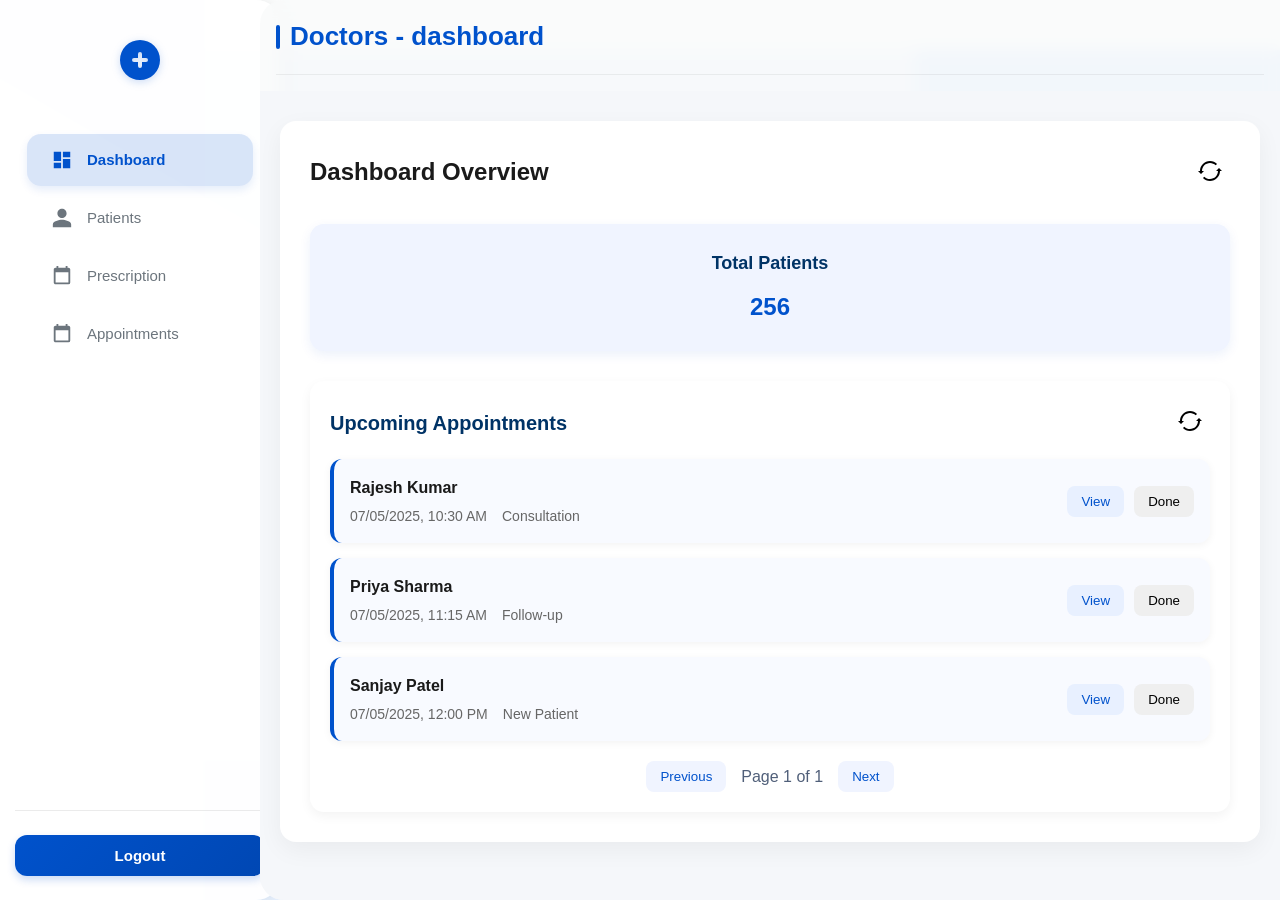
<file: frontend/Doctor-dashboard/index.html>
<!DOCTYPE html>
<html lang="en">
  <head>
    <meta charset="UTF-8" />
    <meta name="viewport" content="width=device-width, initial-scale=1.0" />
    <meta
      http-equiv="Content-Security-Policy"
      content="default-src 'self'; font-src 'self' https://fonts.gstatic.com;"
    />

    <title>Dr. Priyalatha Krishnan Clinic - Dashboard</title>
    <link rel="stylesheet" href="style.css" />
  </head>
  <body>
    <div class="container">
      <!-- Sidebar -->
      <aside class="sidebar">
        <div class="top-section">
          <div class="logo">
            <div class="logo-icon">
              <svg width="40" height="40" fill="#0052cc" viewBox="0 0 24 24">
                <path
                  d="M12 2a10 10 0 1 0 .001 20.001A10 10 0 0 0 12 2zm3 11h-2v2a1 1 0 0 1-2 0v-2H9a1 1 0 0 1 0-2h2V9a1 1 0 0 1 2 0v2h2a1 1 0 0 1 0 2z"
                />
              </svg>
            </div>
          </div>

          <ul class="menu">
            <li class="menu-item active" data-url="dashboard/index.html">
              <div class="menu-icon">
                <svg
                  width="20"
                  height="20"
                  fill="currentColor"
                  viewBox="0 0 24 24"
                >
                  <path
                    d="M3 13h8V3H3v10zm0 8h8v-6H3v6zm10 0h8v-10h-8v10zm0-18v6h8V3h-8z"
                  />
                </svg>
              </div>
              <div class="menu-text">Dashboard</div>
            </li>

            <li class="menu-item" data-url="../patient-view/index.html">
              <div class="menu-icon">
                <svg
                  width="20"
                  height="20"
                  fill="currentColor"
                  viewBox="0 0 24 24"
                >
                  <path
                    d="M12 12c2.7 0 5-2.3 5-5s-2.3-5-5-5-5 2.3-5 5 2.3 5 5 5zm0 2c-3.3 0-10 1.7-10 5v3h20v-3c0-3.3-6.7-5-10-5z"
                  />
                </svg>
              </div>
              <div class="menu-text">Patients</div>
            </li>
            <li class="menu-item" data-url="../prescription-view/index.html">
              <div class="menu-icon">
                <svg
                  width="20"
                  height="20"
                  fill="currentColor"
                  viewBox="0 0 24 24"
                >
                  <path
                    d="M19 3h-1V1h-2v2H8V1H6v2H5C3.9 3 3 3.9 3 5v14c0 1.1.9 2 2 2h14a2 2 0 0 0 2-2V5c0-1.1-.9-2-2-2zm0 16H5V8h14v11z"
                  />
                </svg>
              </div>
              <div class="menu-text">Prescription</div>
            </li>

            <li class="menu-item" data-url="../appointment-view/index.html">
              <div class="menu-icon">
                <svg
                  width="20"
                  height="20"
                  fill="currentColor"
                  viewBox="0 0 24 24"
                >
                  <path
                    d="M19 3h-1V1h-2v2H8V1H6v2H5C3.9 3 3 3.9 3 5v14c0 1.1.9 2 2 2h14a2 2 0 0 0 2-2V5c0-1.1-.9-2-2-2zm0 16H5V8h14v11z"
                  />
                </svg>
              </div>
              <div class="menu-text">Appointments</div>
            </li>
          </ul>
        </div>

        <!-- Logout always pinned at bottom -->
        <div class="logout-container">
          <button class="logout-btn" id="logoutBtn">Logout</button>
        </div>
      </aside>

      <!-- Main Content -->
      <main class="main-content">
        <div class="header">
          <h1 class="page-title">Doctors - dashboard</h1>
        </div>
        <iframe
          id="content-frame"
          src="dashboard/index.html"
          style="flex-grow: 1; width: 100%; height: 100%; border: none"
        ></iframe>
      </main>
    </div>
    <script type="module" src="./js/api.js"></script>
  </body>
</html>
</file>
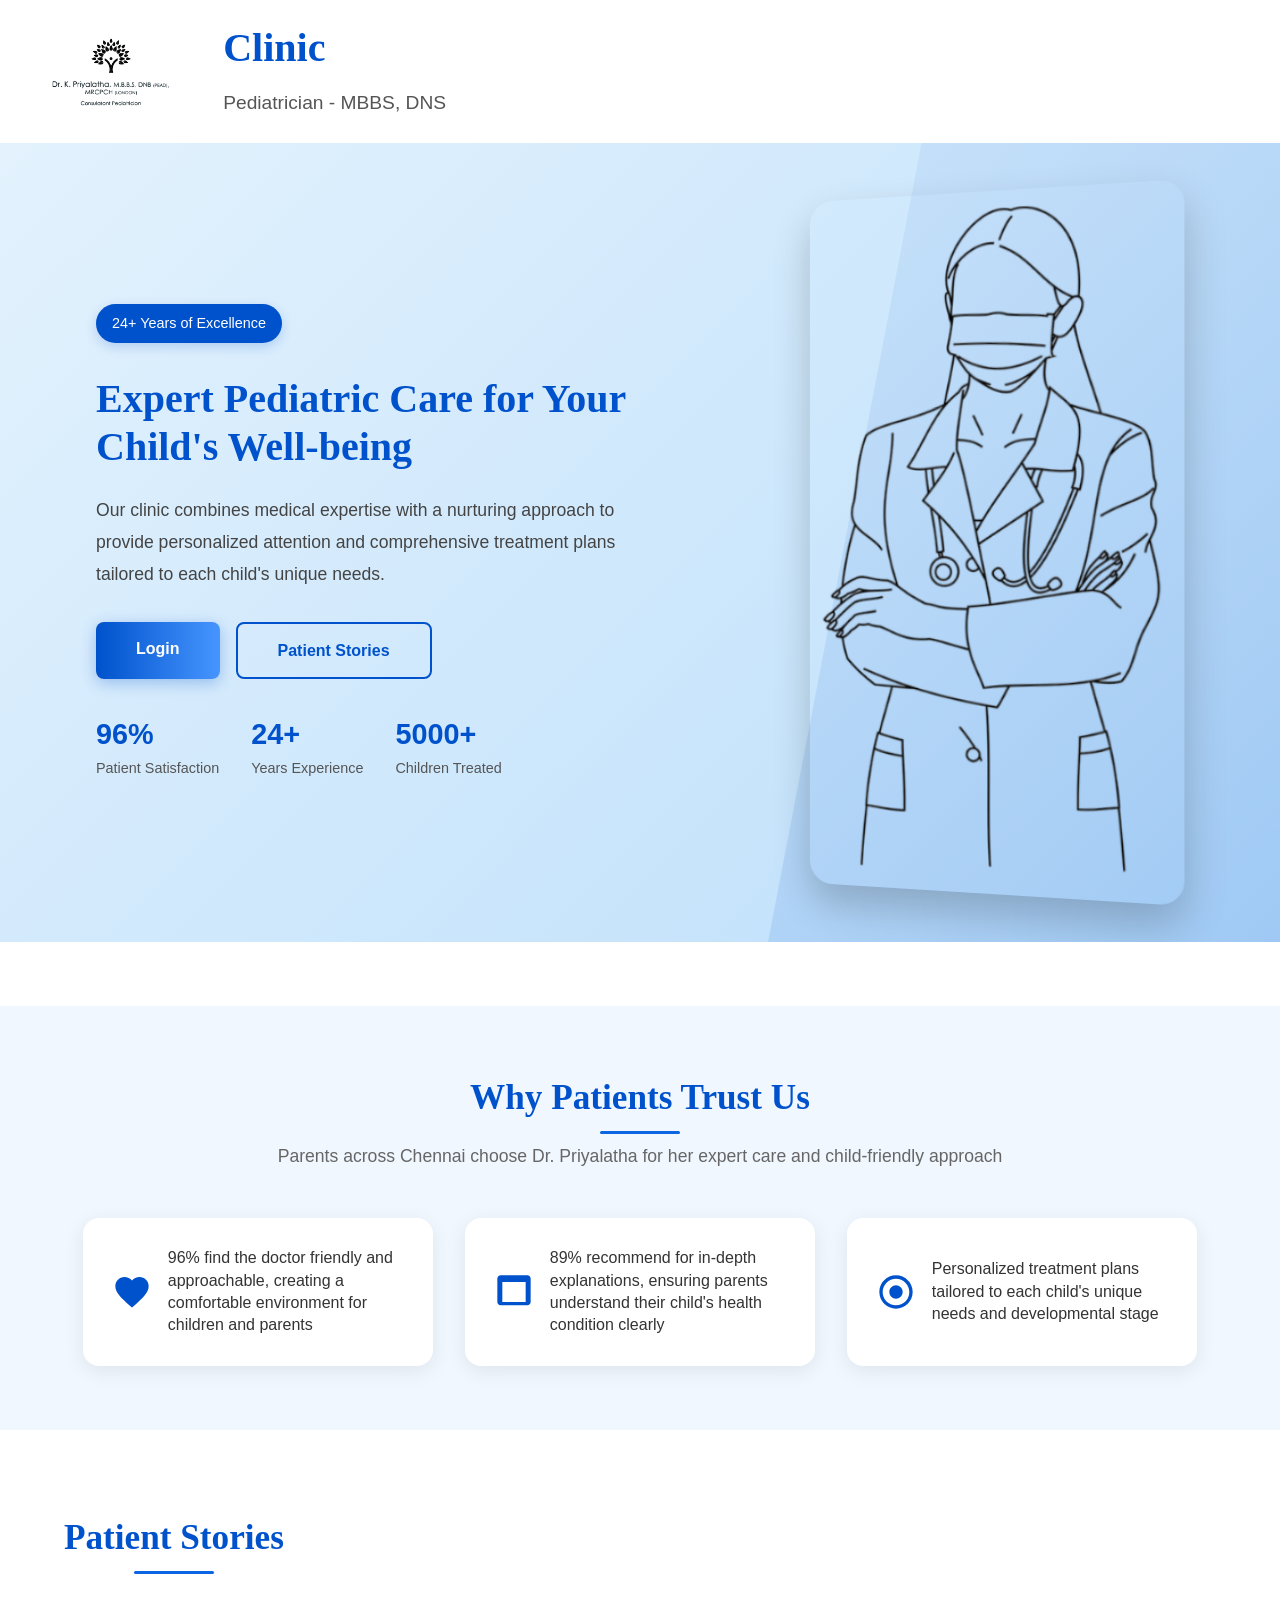
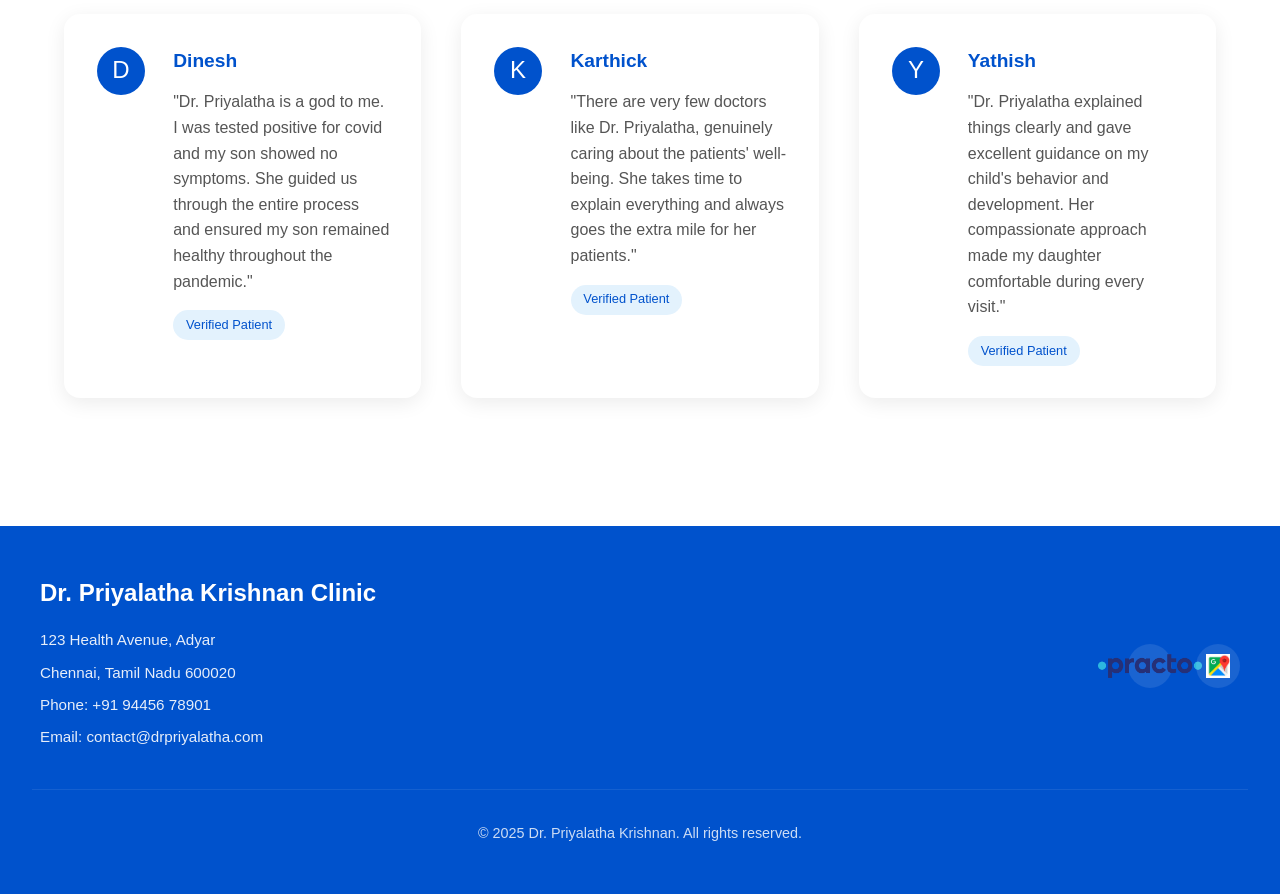
<file: frontend/Landing-page/index.html>
<!DOCTYPE html>
<html lang="en">
  <head>
    <meta charset="UTF-8" />
    <meta name="viewport" content="width=device-width, initial-scale=1.0" />
    <meta
      name="description"
      content="Dr. Priyalatha Krishnan's Pediatric Clinic in Chennai with 24 years of healthcare experience. Read patient stories and book appointments online."
    />
    <meta
      http-equiv="Content-Security-Policy"
      content="default-src 'self'; font-src 'self' https://fonts.gstatic.com;"
    />

    <meta
      name="keywords"
      content="Pediatrician, Chennai, Dr Priyalatha, Pediatric Clinic, Childcare"
    />
    <title>Dr. Priyalatha Krishnan Clinic</title>
    <link
      href="https://fonts.googleapis.com/css2?family=Poppins:wght@300;400;500;600;700&display=swap"
      rel="stylesheet"
    />
    <link href="style.css" rel="stylesheet" />
  </head>

  <body>
    <header class="header">
      <img src="img/logo.png" alt="Clinic Logo" class="logo" />
      <div class="header-text">
        <h1>Clinic</h1>
        <h2>Pediatrician - MBBS, DNS</h2>
      </div>
    </header>

    <main>
      <!-- Enhanced Hero Section -->
      <section class="hero">
        <div class="hero-content">
          <span class="hero-badge">24+ Years of Excellence</span>
          <h2>Expert Pediatric Care for Your Child's Well-being</h2>
          <p>
            Our clinic combines medical expertise with a nurturing approach to
            provide personalized attention and comprehensive treatment plans
            tailored to each child's unique needs.
          </p>
          <div class="hero-buttons">
            <a
              href="../login-page/index.html"
              target="_blank"
              class="hero-button"
              >Login</a
            >
            <a href="#testimonials" class="hero-button secondary-button"
              >Patient Stories</a
            >
          </div>
          <div class="hero-stats">
            <div class="stat">
              <span class="stat-number">96%</span>
              <span class="stat-text">Patient Satisfaction</span>
            </div>
            <div class="stat">
              <span class="stat-number">24+</span>
              <span class="stat-text">Years Experience</span>
            </div>
            <div class="stat">
              <span class="stat-number">5000+</span>
              <span class="stat-text">Children Treated</span>
            </div>
          </div>
        </div>
        <div class="hero-image-box">
          <img
            src="img/doctor.png"
            alt="Dr. Priyalatha with a child patient"
            class="hero-image"
          />
        </div>
      </section>

      <!-- Features Section -->
      <section class="features">
        <div class="container">
          <h3 class="section-title">Why Patients Trust Us</h3>
          <p class="section-subtitle">
            Parents across Chennai choose Dr. Priyalatha for her expert care and
            child-friendly approach
          </p>
          <div class="feature-list">
            <!-- Friendly & Approachable -->
            <div class="feature">
              <svg
                class="feature-icon"
                width="40"
                height="40"
                viewBox="0 0 24 24"
                fill="none"
                xmlns="http://www.w3.org/2000/svg"
              >
                <path
                  d="M12 21.35l-1.45-1.32C5.4 15.36 2 12.28 2 8.5 2 5.42 
                     4.42 3 7.5 3c1.74 0 3.41.81 4.5 2.09C13.09 3.81 
                     14.76 3 16.5 3 19.58 3 22 5.42 22 8.5c0 3.78-3.4
                     6.86-8.55 11.54L12 21.35z"
                  fill="#0052CC"
                />
              </svg>
              <p>
                96% find the doctor friendly and approachable, creating a
                comfortable environment for children and parents
              </p>
            </div>

            <!-- In-Depth Explanations -->
            <div class="feature">
              <svg
                class="feature-icon"
                width="40"
                height="40"
                viewBox="0 0 24 24"
                fill="none"
                xmlns="http://www.w3.org/2000/svg"
              >
                <path
                  d="M20 2H4c-1.1 0-1.99.9-1.99 2L2 18c0 1.1.89 2 1.99 2h16c1.1 0 1.99-.9
                     1.99-2L22 4c0-1.1-.89-2-1.99-2zm-1 16H5V6h14v12z"
                  fill="#0052CC"
                />
              </svg>
              <p>
                89% recommend for in-depth explanations, ensuring parents
                understand their child's health condition clearly
              </p>
            </div>

            <!-- Personalized Care -->
            <div class="feature">
              <svg
                class="feature-icon"
                width="40"
                height="40"
                viewBox="0 0 24 24"
                fill="none"
                xmlns="http://www.w3.org/2000/svg"
              >
                <path
                  d="M12 2C6.48 2 2 6.48 2 12s4.48 10 10 10 10-4.48 10-10S17.52 2 12 2zm0 
                     18c-4.41 0-8-3.59-8-8s3.59-8 8-8 8 3.59 8 8-3.59 8-8 8zm4-8c0 2.21-1.79 
                     4-4 4s-4-1.79-4-4 1.79-4 4-4 4 1.79 4 4z"
                  fill="#0052CC"
                />
              </svg>
              <p>
                Personalized treatment plans tailored to each child's unique
                needs and developmental stage
              </p>
            </div>
          </div>
        </div>
      </section>

      <!-- Testimonials Section -->
      <section id="testimonials" class="testimonials">
        <div class="container">
          <h3 class="section-title">Patient Stories</h3>
          <div class="cards">
            <div class="card">
              <!-- SVG with first letter D -->
              <svg
                class="letter-icon"
                width="50"
                height="50"
                xmlns="http://www.w3.org/2000/svg"
              >
                <circle cx="25" cy="25" r="24" fill="#0052cc" />
                <text
                  x="50%"
                  y="50%"
                  font-size="24"
                  text-anchor="middle"
                  dy=".3em"
                  fill="white"
                >
                  D
                </text>
              </svg>
              <div class="card-content">
                <h4>Dinesh</h4>
                <p>
                  "Dr. Priyalatha is a god to me. I was tested positive for
                  covid and my son showed no symptoms. She guided us through the
                  entire process and ensured my son remained healthy throughout
                  the pandemic."
                </p>
                <span class="card-badge">Verified Patient</span>
              </div>
            </div>
            <div class="card">
              <!-- SVG with first letter K -->
              <svg
                class="letter-icon"
                width="50"
                height="50"
                xmlns="http://www.w3.org/2000/svg"
              >
                <circle cx="25" cy="25" r="24" fill="#0052cc" />
                <text
                  x="50%"
                  y="50%"
                  font-size="24"
                  text-anchor="middle"
                  dy=".3em"
                  fill="white"
                >
                  K
                </text>
              </svg>
              <div class="card-content">
                <h4>Karthick</h4>
                <p>
                  "There are very few doctors like Dr. Priyalatha, genuinely
                  caring about the patients' well-being. She takes time to
                  explain everything and always goes the extra mile for her
                  patients."
                </p>
                <span class="card-badge">Verified Patient</span>
              </div>
            </div>
            <div class="card">
              <!-- SVG with first letter Y -->
              <svg
                class="letter-icon"
                width="50"
                height="50"
                xmlns="http://www.w3.org/2000/svg"
              >
                <circle cx="25" cy="25" r="24" fill="#0052cc" />
                <text
                  x="50%"
                  y="50%"
                  font-size="24"
                  text-anchor="middle"
                  dy=".3em"
                  fill="white"
                >
                  Y
                </text>
              </svg>
              <div class="card-content">
                <h4>Yathish</h4>
                <p>
                  "Dr. Priyalatha explained things clearly and gave excellent
                  guidance on my child's behavior and development. Her
                  compassionate approach made my daughter comfortable during
                  every visit."
                </p>
                <span class="card-badge">Verified Patient</span>
              </div>
            </div>
          </div>
        </div>
      </section>
    </main>

    <footer>
      <div class="footer-container">
        <div class="footer-info">
          <h3>Dr. Priyalatha Krishnan Clinic</h3>
          <p>123 Health Avenue, Adyar</p>
          <p>Chennai, Tamil Nadu 600020</p>
          <p>Phone: +91 94456 78901</p>
          <p>Email: contact@drpriyalatha.com</p>
        </div>
        <div class="footer-links">
          <a
            href="https://www.practo.com/chennai/doctor/priyalathakrishnan-pediatrician-pediatrician"
            target="_blank"
          >
            <img src="img/practo.png" alt="Practo" />
          </a>
          <a href="https://maps.app.goo.gl/8ooeKXbE17JXXLF39" target="_blank">
            <img src="img/google map.png" alt="Google Maps" />
          </a>
        </div>
      </div>
      <div class="copyright">
        <p>&copy; 2025 Dr. Priyalatha Krishnan. All rights reserved.</p>
      </div>
    </footer>
  </body>
</html>
</file>
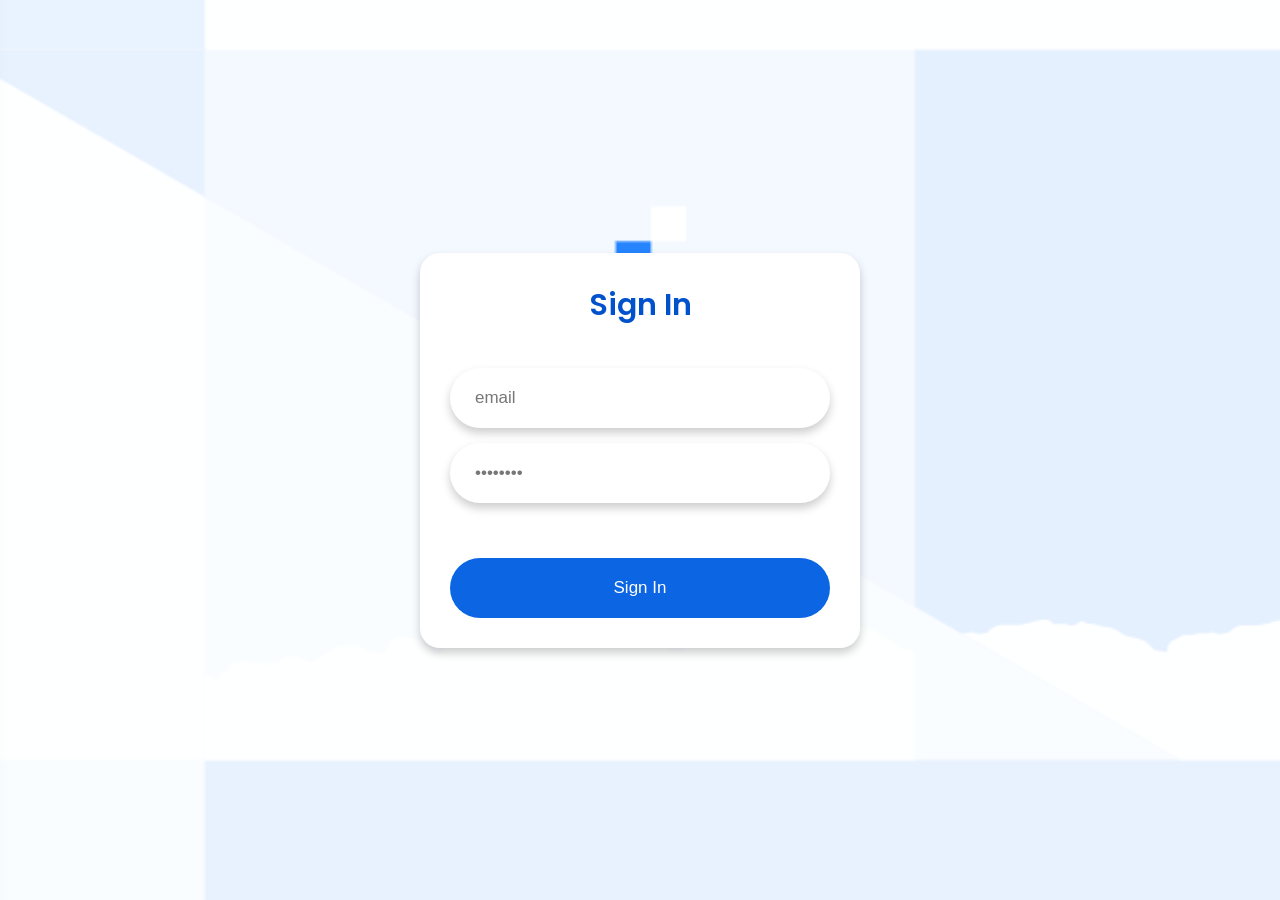
<file: frontend/login-page/index.html>
<!DOCTYPE html>
<html lang="en">
  <head>
    <meta charset="UTF-8" />
    <meta http-equiv="X-UA-Compatible" content="IE=edge" />
    <meta name="viewport" content="width=device-width, initial-scale=1.0" />
    <title>Login | Dr. Priyalatha Clinic</title>
    <link rel="stylesheet" href="style.css" />
    <style>
      /* Alert Bar System */
      .alert-bar {
        position: fixed;
        top: 20px;
        left: 50%;
        transform: translateX(-50%);
        min-width: 300px;
        max-width: 80%;
        padding: 12px 20px;
        border-radius: 4px;
        display: flex;
        align-items: center;
        justify-content: space-between;
        box-shadow: 0 4px 12px rgba(0, 0, 0, 0.15);
        z-index: 1000;
        animation: slideDown 0.3s ease;
        transition: opacity 0.3s ease, transform 0.3s ease;
      }

      .alert-bar.hidden {
        opacity: 0;
        transform: translateX(-50%) translateY(-20px);
        pointer-events: none;
      }

      .alert-message {
        flex-grow: 1;
        margin-right: 12px;
        font-size: 14px;
        font-weight: 500;
      }

      .alert-close {
        background: none;
        border: none;
        font-size: 20px;
        cursor: pointer;
        color: inherit;
        opacity: 0.7;
        transition: opacity 0.2s;
        padding: 0;
        line-height: 1;
      }

      .alert-close:hover {
        opacity: 1;
      }

      /* Alert Types */
      .alert-success {
        background-color: #e7f7ed;
        color: #0d6832;
        border-left: 4px solid #2da160;
      }

      .alert-error {
        background-color: #fee7e7;
        color: #9b1c1c;
        border-left: 4px solid #e53e3e;
      }

      .alert-warning {
        background-color: #fef6e6;
        color: #954c08;
        border-left: 4px solid #ed8936;
      }

      .alert-info {
        background-color: #e6f2ff;
        color: #1a569d;
        border-left: 4px solid #3182ce;
      }

      @keyframes slideDown {
        from {
          transform: translateX(-50%) translateY(-20px);
          opacity: 0;
        }
        to {
          transform: translateX(-50%) translateY(0);
          opacity: 1;
        }
      }
    </style>
  </head>

  <body>
    <div class="login-container">
      <header class="login-header">
        <h1>Sign In</h1>
      </header>
      <form class="login-form">
        <div class="form-group">
          <label for="email" class="form-label">Email</label>
          <input
            type="text"
            id="email"
            class="form-input"
            placeholder="email"
            autocomplete="off"
            required
          />
        </div>

        <div class="form-group">
          <label for="password" class="form-label">Password</label>
          <input
            type="password"
            id="password"
            class="form-input"
            placeholder="••••••••"
            autocomplete="off"
            required
          />
        </div>

        <div class="form-footer">
          <!-- <a href="#" class="forgot-password">Forgot password?</a> -->
        </div>

        <button type="submit" class="btn-submit">Sign In</button>
      </form>
    </div>

    <!-- The error modal is now optional as we're using the alert system -->
    <!-- You can remove this if you want to fully switch to the alert system -->
    <div id="errorModal" class="error-modal" style="display: none">
      <div class="error-modal-content">
        <button id="closeBtn" class="close-btn" aria-label="Close">
          <svg
            xmlns="http://www.w3.org/2000/svg"
            width="24"
            height="24"
            viewBox="0 0 24 24"
          >
            <path
              d="M12 10.585l3.536-3.535a1 1 0 0 1 1.414 1.415L13.415 12l3.535 3.536a1 1 0 0 1-1.414 1.414L12 13.415l-3.536 3.535a1 1 0 0 1-1.414-1.415L10.585 12 7.05 8.464a1 1 0 1 1 1.414-1.414L12 10.585z"
            />
          </svg>
        </button>
        <p id="errorMessage">Error message goes here</p>
      </div>
    </div>

    <script type="module" src="js/dom.js"></script>
    <script type="module" src="js/alert.js"></script>
  </body>
</html>
</file>
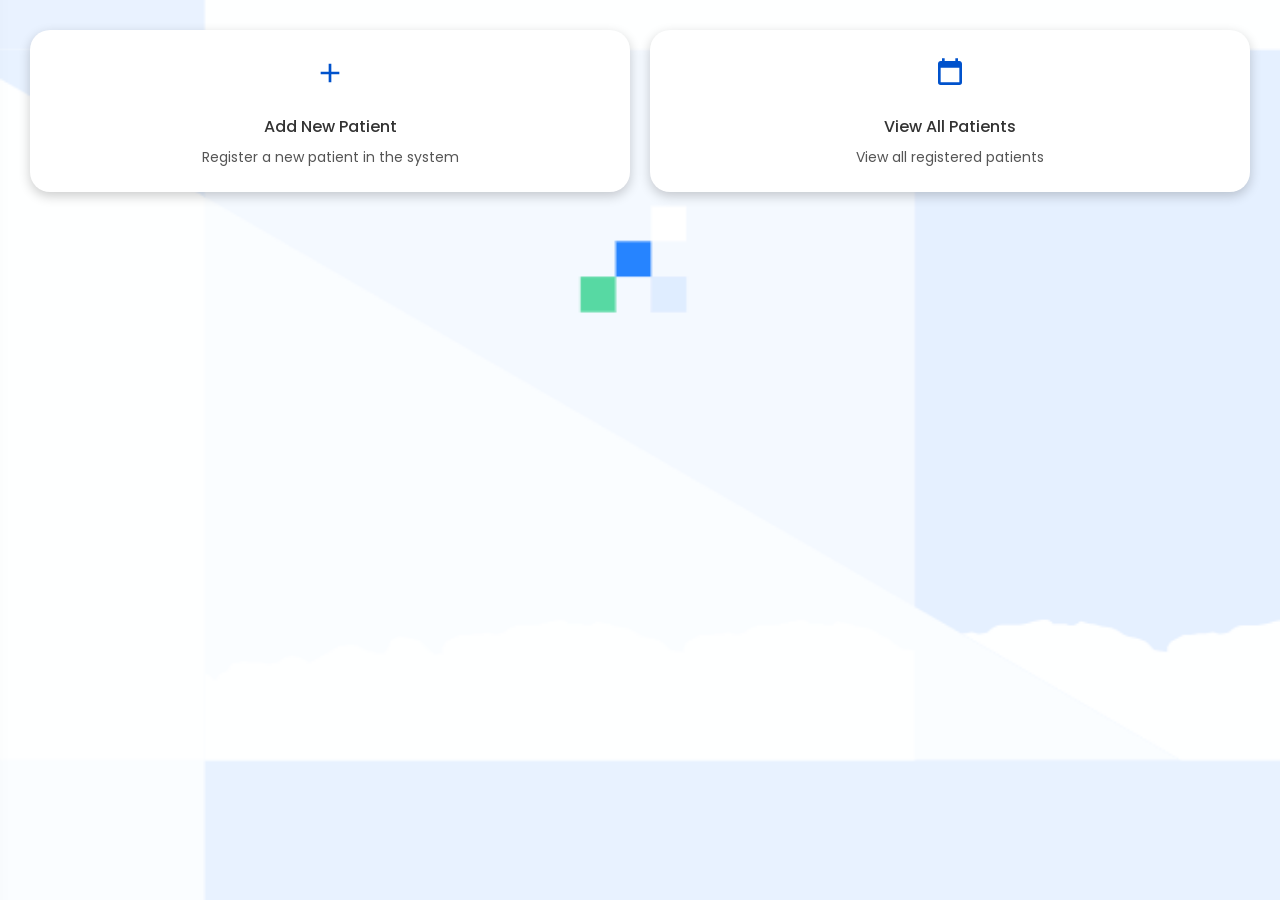
<file: frontend/patient-view/index.html>
<!DOCTYPE html>
<html lang="en">
  <head>
    <meta charset="UTF-8" />
    <meta name="viewport" content="width=device-width, initial-scale=1.0" />
    <title>Dr. Priyalatha Krishnan's Clinic – Dashboard</title>
    <link rel="stylesheet" href="style.css" />
  </head>

  <body>
    <!-- Alert Bar Component (will be dynamically created if needed) -->
    <div id="alertBar" class="alert-bar alert-success hidden">
      <div class="alert-message" id="alertMessage">
        Operation completed successfully!
      </div>
      <button class="alert-close" id="alertClose">&times;</button>
    </div>

    <div class="container">
      <div class="main-content">
        <!-- <header class="header">
          <h1 class="page-title">Dr. Priyalatha Krishnan's Clinic</h1>
        </header> -->

        <!-- Quick Action Cards -->
        <section id="quickActions" class="quick-actions">
          <div class="card add-patient" id="addPatientCard">
            <div class="icon">
              <svg width="32" height="32" fill="#0052cc" viewBox="0 0 24 24">
                <path d="M19 13H13v6h-2v-6H5v-2h6V5h2v6h6v2z" />
              </svg>
            </div>
            <div class="title">Add New Patient</div>
            <div class="description">Register a new patient in the system</div>
          </div>

          <div class="card view-patients" id="viewPatientsCard">
            <div class="icon">
              <svg width="32" height="32" fill="#0052cc" viewBox="0 0 24 24">
                <path
                  d="M19 3h-1V1h-2v2H8V1H6v2H5C3.9 3 3 3.9 3 5v14a2 2 0 0 0 2 2h14a2 2 0 0 0 2-2V5c0-1.1-.9-2-2-2zm0 16H5V8h14v11z"
                />
              </svg>
            </div>
            <div class="title">View All Patients</div>
            <div class="description">View all registered patients</div>
          </div>
        </section>

        <!-- Patient Table -->
        <section id="recentTable" class="recent-patients" style="display: none">
          <button class="btn-back">
            <svg class="back-icon" viewBox="0 0 16 16" fill="currentColor">
              <path
                d="M11.5 8H3.707l3.646-3.646a.5.5 0 1 0-.708-.708l-5 5a.5.5 0 0 0 0 .708l5 5a.5.5 0 1 0 .708-.708L3.707 8H11.5a.5.5 0 0 0 0-1z"
              />
            </svg>
            <span class="back-text">Back</span>
          </button>

          <div class="search-container">
            <div class="search-wrapper">
              <input
                type="text"
                id="patientSearch"
                class="search-input"
                placeholder="Search by patient name..."
              />
              <button id="searchBtn" class="search-button">
                <svg
                  xmlns="http://www.w3.org/2000/svg"
                  class="search-icon"
                  viewBox="0 0 24 24"
                  stroke="currentColor"
                >
                  <path
                    stroke-linecap="round"
                    stroke-linejoin="round"
                    stroke-width="2"
                    d="M21 21l-4.35-4.35m0 0A7.5 7.5 0 1010.5 18a7.5 7.5 0 006.15-3.35z"
                  />
                </svg>
              </button>
            </div>
          </div>

          <div class="data-table">
            <table>
              <thead>
                <tr>
                  <th>ID</th>
                  <th>Name</th>
                  <th>Date of birth</th>
                  <th>Weight</th>
                  <th>Moblie Number</th>
                  <th>Prescriptions</th>
                </tr>
              </thead>
              <tbody id="recentBody"></tbody>
            </table>
          </div>
          <!-- Prescription View Modal -->
          <div id="prescriptionModal" class="prescription-modal-overlay">
            <div class="prescription-modal">
              <h2>Prescription Preview</h2>
              <div
                id="prescriptionPreview"
                class="prescription-preview-box"
              ></div>
              <div class="prescription-form-buttons">
                <button
                  type="button"
                  class="prescription-btn-cancel"
                  id="closePrescriptionBtn"
                >
                  Close
                </button>
              </div>
            </div>
          </div>

          <div class="pagination-container" id="pagination">
            <button class="page-btn" id="prevPage">« Prev</button>
            <button class="page-btn" id="nextPage">Next »</button>
          </div>
        </section>
      </div>
    </div>

    <!-- Overlay for Patient Registration -->
    <div id="overlay" class="overlay hidden">
      <div class="overlay-content">
        <button class="close-btn" id="overlayClose">×</button>
        <div class="registration-container">
          <header class="registration-header">
            <h1>New Patient Registration</h1>
            <p>Enter all required details</p>
          </header>

          <div class="patient-details-display hidden">
            <div id="patient-code" class="patient-code"></div>
            <div class="patient-detail-card"></div>
          </div>

          <form class="registration-form" id="registrationForm">
            <fieldset class="form-section">
              <legend>Personal Information</legend>
              <div class="form-group half">
                <label for="first-name" class="form-label">Full Name *</label>
                <input
                  type="text"
                  id="first-name"
                  class="form-input"
                  required
                />
              </div>
              <div class="form-group half">
                <label for="dob" class="form-label">Date of Birth *</label>
                <input type="date" id="dob" class="form-input" required />
              </div>
              <div class="form-group half">
                <label for="gender" class="form-label">Gender *</label>
                <select id="gender" class="form-select" required>
                  <option value="">Select</option>
                  <option value="male">Male</option>
                  <option value="female">Female</option>
                  <option value="other">Other</option>
                </select>
              </div>
              <div class="form-group half">
                <label for="weight" class="form-label">Weight (kg):</label>
                <input
                  type="number"
                  id="weight"
                  name="weight"
                  class="form-input"
                  required
                />
              </div>

              <div class="form-group half">
                <label for="phone" class="form-label">Phone Number *</label>
                <input type="tel" id="phone" class="form-input" required />
              </div>
            </fieldset>

            <div class="form-buttons">
              <button type="button" class="btn-cancel" id="cancelBtn">
                Cancel
              </button>
              <button type="submit" class="btn-submit">Register Patient</button>
            </div>
          </form>
        </div>
      </div>
    </div>

    <!-- Prescription View Modal -->
    <div id="prescriptionViewModal" class="prescription-modal-overlay hidden">
      <div class="prescription-modal">
        <h2>Prescription Preview</h2>
        <div id="prescriptionPreview" class="prescription-preview-box"></div>
        <div class="prescription-form-buttons">
          <button
            type="button"
            class="prescription-btn-cancel"
            onclick="closePrescriptionView()"
          >
            Close
          </button>
        </div>
      </div>
    </div>

    <!-- Alert System Script -->
    <script>
      // Alert System Implementation
      window.alertSystem = {
        // Show success message
        success: function (message) {
          this.showAlert(message, "success");
        },

        // Show error message
        error: function (message) {
          this.showAlert(message, "error");
        },

        // Show warning message
        warning: function (message) {
          this.showAlert(message, "warning");
        },

        // Show info message
        info: function (message) {
          this.showAlert(message, "info");
        },

        // Core function to show alert
        showAlert: function (message, type = "success") {
          // Get or create alert bar elements
          let alertBar = document.getElementById("alertBar");

          // If alert bar doesn't exist, create it
          if (!alertBar) {
            alertBar = document.createElement("div");
            alertBar.id = "alertBar";
            alertBar.className = "alert-bar hidden";

            const alertMessage = document.createElement("div");
            alertMessage.id = "alertMessage";
            alertMessage.className = "alert-message";

            const closeBtn = document.createElement("button");
            closeBtn.className = "alert-close";
            closeBtn.innerHTML = "&times;";
            closeBtn.onclick = this.hideAlert;

            alertBar.appendChild(alertMessage);
            alertBar.appendChild(closeBtn);
            document.body.appendChild(alertBar);
          }

          const alertMessage = document.getElementById("alertMessage");

          // Reset all classes
          alertBar.className = "alert-bar";

          // Add the proper alert type class
          alertBar.classList.add(`alert-${type}`);

          // Set the message
          alertMessage.textContent = message;

          // Remove the hidden class
          alertBar.classList.remove("hidden");

          // Auto-hide after 5 seconds
          if (this.timeoutId) {
            clearTimeout(this.timeoutId);
          }

          this.timeoutId = setTimeout(() => {
            this.hideAlert();
          }, 5000);
        },

        // Hide alert
        hideAlert: function () {
          const alertBar = document.getElementById("alertBar");
          if (alertBar) {
            alertBar.classList.add("hidden");
          }
        },

        // Store timeout ID to prevent multiple timeouts
        timeoutId: null,
      };

      // Add click handler for close button
      document.addEventListener("DOMContentLoaded", function () {
        const closeBtn = document.getElementById("alertClose");
        if (closeBtn) {
          closeBtn.addEventListener("click", window.alertSystem.hideAlert);
        }
      });
    </script>

    <!-- JavaScript -->
    <script type="module" src="js/api.js"></script>
    <script type="module" src="js/dom.js"></script>
  </body>
</html>
</file>
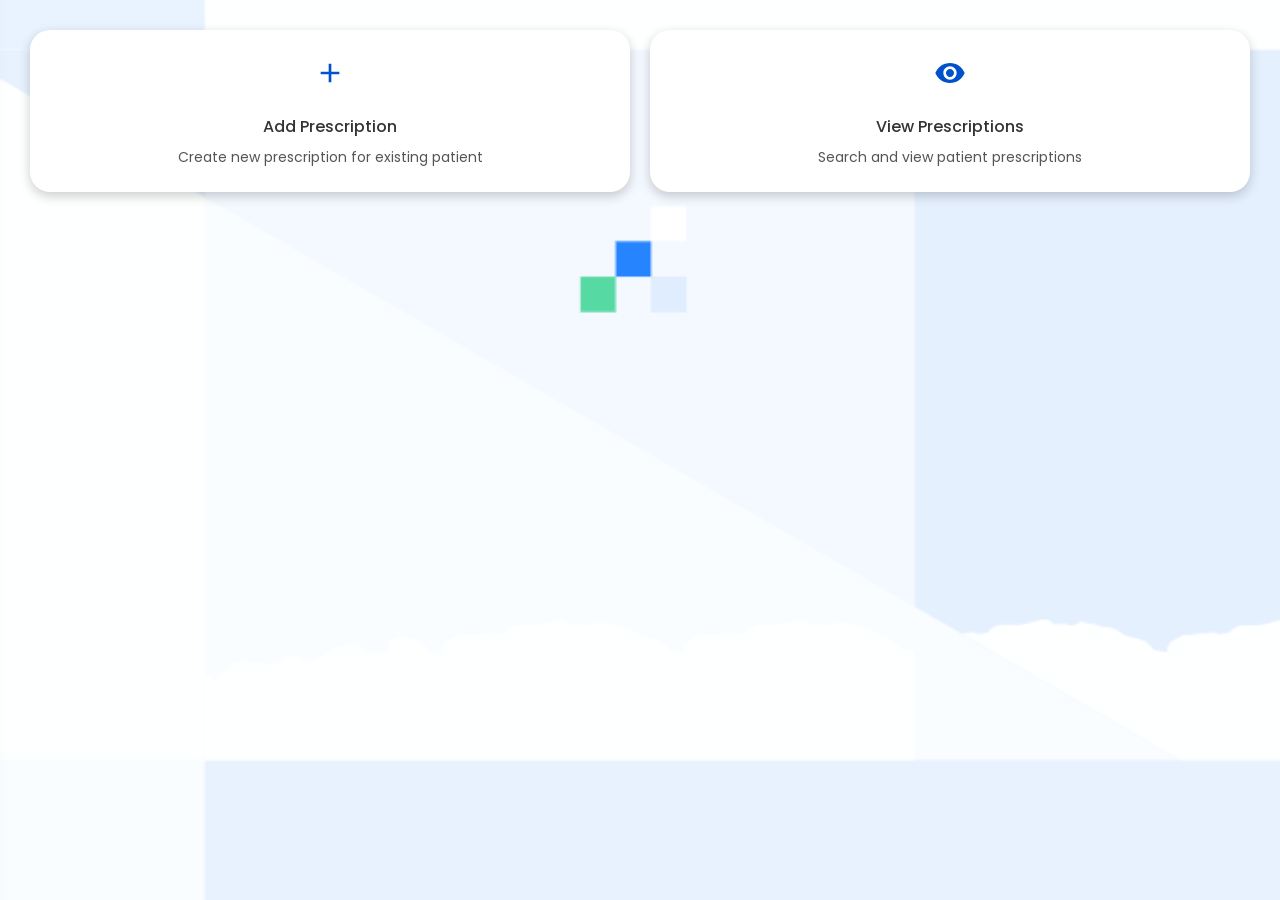
<file: frontend/prescription-view/index.html>
<!DOCTYPE html>
<html lang="en">
  <head>
    <meta charset="UTF-8" />
    <meta name="viewport" content="width=device-width, initial-scale=1.0" />
    <title>Dr. Priyalatha Krishnan's Clinic – Dashboard</title>
    <link rel="stylesheet" href="style.css" />
  </head>

  <body>
    <div class="container">
      <!-- Alert Bar -->
      <div id="alertBar" class="alert-bar hidden">
        <div class="alert-message" id="alertMessage"></div>
        <button class="alert-close" id="alertClose">×</button>
      </div>

      <div class="main-content">
        <!-- Prescription Actions -->
        <section id="quickActions" class="quick-actions">
          <div class="card add-patient" id="addPrescriptionCard">
            <div class="icon">
              <svg width="32" height="32" fill="#0052cc" viewBox="0 0 24 24">
                <path d="M19 13H13v6h-2v-6H5v-2h6V5h2v6h6v2z" />
              </svg>
            </div>
            <div class="title">Add Prescription</div>
            <div class="description">
              Create new prescription for existing patient
            </div>
          </div>

          <!-- New Card for Viewing Prescriptions -->
          <div class="card view-prescription" id="viewPrescriptionCard">
            <div class="icon">
              <svg width="32" height="32" fill="#0052cc" viewBox="0 0 24 24">
                <path
                  d="M12 4.5C7 4.5 2.73 7.61 1 12c1.73 4.39 6 7.5 11 7.5s9.27-3.11 11-7.5c-1.73-4.39-6-7.5-11-7.5zM12 17c-2.76 0-5-2.24-5-5s2.24-5 5-5 5 2.24 5 5-2.24 5-5 5zm0-8c-1.66 0-3 1.34-3 3s1.34 3 3 3 3-1.34 3-3-1.34-3-3-3z"
                />
              </svg>
            </div>
            <div class="title">View Prescriptions</div>
            <div class="description">Search and view patient prescriptions</div>
          </div>
        </section>

        <!-- Overlay for Patient Registration -->
        <div id="overlay" class="overlay hidden">
          <div class="overlay-content">
            <div class="registration-container">
              <header class="registration-header">
                <h1>Patient's Prescription</h1>
                <p>Enter all required details to create prescription</p>
              </header>

              <form class="registration-form" id="registrationForm">
                <fieldset class="form-section">
                  <legend>Prescription</legend>
                  <div class="form-group half">
                    <label for="patient-id" class="form-label"
                      >Patient Id *</label
                    >
                    <input
                      type="text"
                      id="patient-id"
                      class="form-input"
                      required
                    />
                  </div>
                  <div class="form-group half">
                    <label for="symptoms" class="form-label">Symptoms *</label>
                    <input
                      type="text"
                      id="symptoms"
                      class="form-input"
                      required
                    />
                  </div>
                  <div class="form-group half">
                    <label for="findings" class="form-label">Findings *</label>
                    <input
                      type="text"
                      id="findings"
                      class="form-input"
                      required
                    />
                  </div>
                  <div class="form-group half">
                    <label for="Diagnosis" class="form-label"
                      >Diagnosis *</label
                    >
                    <input
                      type="text"
                      id="Diagnosis"
                      class="form-input"
                      required
                    />
                  </div>
                  <div class="form-group">
                    <label class="form-label">Medications</label>
                    <div id="medication-list"></div>
                    <button
                      type="button"
                      class="btn-submit"
                      id="addMedicationBtn"
                    >
                      Add Medication
                    </button>
                  </div>
                </fieldset>
                <div class="form-buttons">
                  <button type="button" class="btn-cancel" id="cancelBtn">
                    Cancel
                  </button>
                  <button type="submit" class="btn-submit">
                    Add Prescription
                  </button>
                </div>
              </form>
            </div>
          </div>
        </div>

        <!-- Medication Modal -->
        <!-- Update for the Medication Modal section only -->
        <div id="medicationModal" class="modal-overlay">
          <div class="modal">
            <h2>Add Medication Details</h2>
            <div class="form-group">
              <label for="med-name" class="form-label">Medicine Name *</label>
              <input type="text" class="form-input" id="med-name" />
            </div>
            <div class="form-group">
              <label for="med-dose" class="form-label">Dosage *</label>
              <input type="text" class="form-input" id="med-dose" />
            </div>
            <div class="form-group">
              <label for="med-duration" class="form-label"
                >Duration (days) *</label
              >
              <input type="text" class="form-input" id="med-duration" />
            </div>
            <div class="form-group">
              <label for="med-frequency" class="form-label"
                >Frequency (times/day) *</label
              >
              <input type="text" class="form-input" id="med-frequency" />
            </div>
            <div class="form-group">
              <label for="med-notes" class="form-label">Notes</label>
              <input type="text" class="form-input" id="med-notes" />
            </div>
            <div class="form-buttons">
              <button type="button" class="btn-cancel" id="cancelMedBtn">
                Cancel
              </button>
              <button type="button" class="btn-submit" id="saveMedBtn">
                Save
              </button>
            </div>
          </div>
        </div>

        <!-- Prescription View Modal -->
        <div id="prescriptionModal" class="prescription-modal-overlay">
          <div class="prescription-modal">
            <div
              class="prescription-preview-box"
              id="prescriptionPreview"
            ></div>
            <div class="prescription-form-buttons">
              <button
                type="button"
                class="prescription-btn-cancel"
                id="closePrescriptionBtn"
              >
                Close
              </button>
            </div>
          </div>
        </div>
      </div>
    </div>

    <!-- JavaScript -->
    <script type="module" src="js/alert.js"></script>
    <script type="module" src="js/dom.js"></script>
    <script type="module" src="js/api.js"></script>
  </body>
</html>
</file>
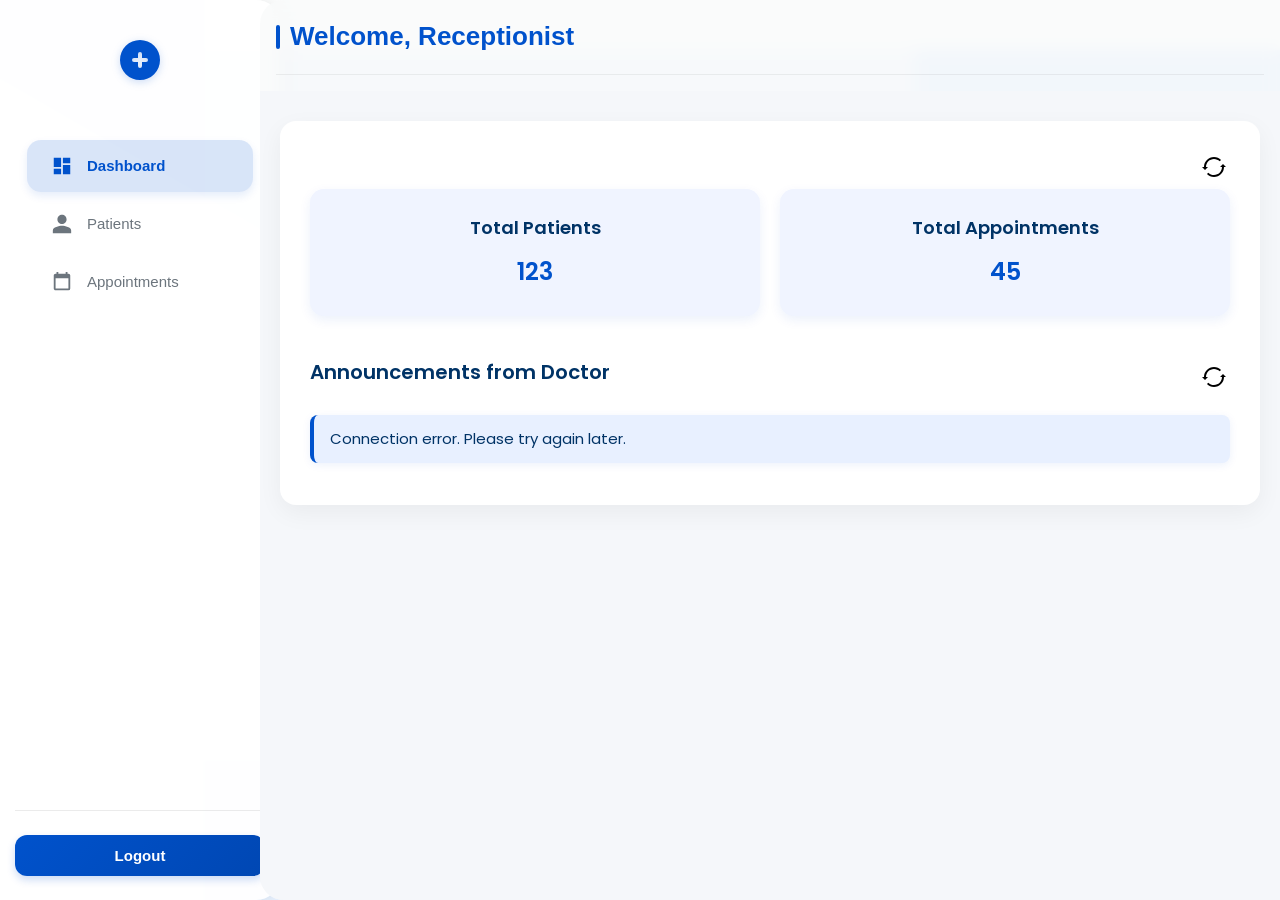
<file: frontend/Receptionst-dashboard/index.html>
<!DOCTYPE html>
<html lang="en">
  <head>
    <meta charset="UTF-8" />
    <meta name="viewport" content="width=device-width, initial-scale=1.0" />
    <meta
      http-equiv="Content-Security-Policy"
      content="default-src 'self'; font-src 'self' https://fonts.gstatic.com;"
    />

    <title>Dr. Priyalatha Krishnan Clinic - Dashboard</title>
    <link rel="stylesheet" href="style.css" />
  </head>
  <body>
    <div class="container">
      <!-- Sidebar -->
      <aside class="sidebar">
        <!-- Top section with logo and menu -->
        <div class="top-section">
          <div class="logo">
            <div class="logo-icon">
              <svg width="40" height="40" fill="#0052cc" viewBox="0 0 24 24">
                <path
                  d="M12 2a10 10 0 1 0 .001 20.001A10 10 0 0 0 12 2zm3 11h-2v2a1 1 0 0 1-2 0v-2H9a1 1 0 0 1 0-2h2V9a1 1 0 0 1 2 0v2h2a1 1 0 0 1 0 2z"
                />
              </svg>
            </div>
          </div>

          <ul class="menu">
            <li
              class="menu-item active"
              data-url="dashboard-view/dashboard-home.html"
            >
              <div class="menu-icon">
                <svg
                  width="20"
                  height="20"
                  fill="currentColor"
                  viewBox="0 0 24 24"
                >
                  <path
                    d="M3 13h8V3H3v10zm0 8h8v-6H3v6zm10 0h8v-10h-8v10zm0-18v6h8V3h-8z"
                  />
                </svg>
              </div>
              <div class="menu-text">Dashboard</div>
            </li>

            <li class="menu-item" data-url="../patient-view/index.html">
              <div class="menu-icon">
                <svg
                  width="20"
                  height="20"
                  fill="currentColor"
                  viewBox="0 0 24 24"
                >
                  <path
                    d="M12 12c2.7 0 5-2.3 5-5s-2.3-5-5-5-5 2.3-5 5 2.3 5 5 5zm0 2c-3.3 0-10 1.7-10 5v3h20v-3c0-3.3-6.7-5-10-5z"
                  />
                </svg>
              </div>
              <div class="menu-text">Patients</div>
            </li>

            <li class="menu-item" data-url="../appointment-view/index.html">
              <div class="menu-icon">
                <svg
                  width="20"
                  height="20"
                  fill="currentColor"
                  viewBox="0 0 24 24"
                >
                  <path
                    d="M19 3h-1V1h-2v2H8V1H6v2H5C3.9 3 3 3.9 3 5v14c0 1.1.9 2 2 2h14a2 2 0 0 0 2-2V5c0-1.1-.9-2-2-2zm0 16H5V8h14v11z"
                  />
                </svg>
              </div>
              <div class="menu-text">Appointments</div>
            </li>
          </ul>
        </div>

        <!-- Logout always pinned at bottom -->
        <div class="logout-container">
          <button class="logout-btn" id="logoutBtn">Logout</button>
        </div>
      </aside>

      <!-- Main Content -->
      <main class="main-content">
        <div class="header">
          <h1 class="page-title">Welcome, Receptionist</h1>
        </div>
        <iframe
          id="content-frame"
          src="dashboard-view/dashboard-home.html"
          style="flex-grow: 1; width: 100%; height: 100%; border: none"
        ></iframe>
      </main>
    </div>
    <script type="module" src="./js/api.js"></script>
  </body>
</html>
</file>
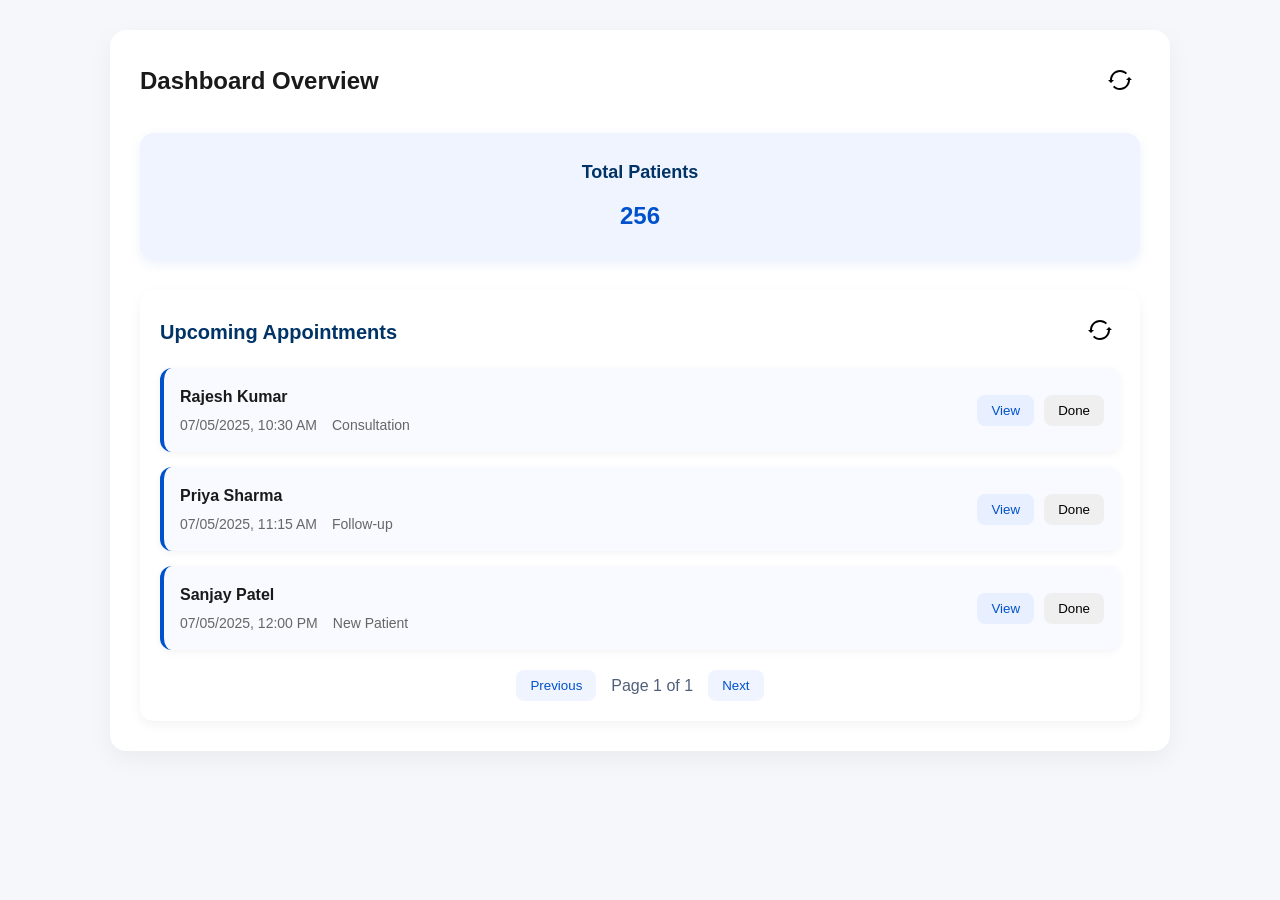
<file: frontend/Doctor-dashboard/dashboard/index.html>
<!DOCTYPE html>
<html lang="en">
  <head>
    <meta charset="UTF-8" />
    <meta name="viewport" content="width=device-width, initial-scale=1.0" />
    <meta
      http-equiv="Content-Security-Policy"
      content="default-src 'self'; font-src 'self' https://fonts.gstatic.com; connect-src 'self' http://127.0.0.1:8080;"
    />
    <title>Dr. Priyalatha Krishnan – Dashboard</title>
    <link href="dash-style.css" rel="stylesheet" />
  </head>
  <body>
    <div class="container">
      <div class="main-content">
        <!-- Header Section -->
        <header class="header">
          <h1 class="page-title">Dashboard Overview</h1>
          <button
            id="refreshDashboardBtn"
            class="refresh-btn"
            title="Refresh Dashboard"
          >
            <svg
              width="24"
              height="24"
              viewBox="0 0 24 24"
              fill="none"
              xmlns="http://www.w3.org/2000/svg"
            >
              <path
                d="M6.35 17.65C7.80 19.10 9.80 20 12 20c4.41 0 8-3.59 8-8h-2l3-3 3 3h-2
                 c0 5.52-4.48 10-10 10-2.76 0-5.26-1.12-7.07-2.93L6.35 17.65z
                 M17.65 6.35C16.20 4.90 14.20 4 12 4c-4.41 0-8 3.59-8 8h2l-3 3-3-3h2
                 c0-5.52 4.48-10 10-10 2.76 0 5.26 1.12 7.07 2.93L17.65 6.35z"
                fill="currentColor"
              />
            </svg>
          </button>
        </header>

        <!-- Dashboard Summary Section -->
        <section class="dashboard-summary">
          <div class="summary-card">
            <h3>Total Patients</h3>
            <p id="totalPatients">Loading...</p>
          </div>
        </section>

        <!-- Upcoming Appointments Section -->
        <section class="upcoming-appointments">
          <div class="appointments-header">
            <h3>Upcoming Appointments</h3>
            <button
              id="refreshAppointmentsBtn"
              class="refresh-btn"
              title="Refresh Appointments"
            >
              <svg
                width="24"
                height="24"
                viewBox="0 0 24 24"
                fill="none"
                xmlns="http://www.w3.org/2000/svg"
              >
                <path
                  d="M6.35 17.65C7.80 19.10 9.80 20 12 20c4.41 0 8-3.59 8-8h-2l3-3 3 3h-2
                   c0 5.52-4.48 10-10 10-2.76 0-5.26-1.12-7.07-2.93L6.35 17.65z
                   M17.65 6.35C16.20 4.90 14.20 4 12 4c-4.41 0-8 3.59-8 8h2l-3 3-3-3h2
                   c0-5.52 4.48-10 10-10 2.76 0 5.26 1.12 7.07 2.93L17.65 6.35z"
                  fill="currentColor"
                />
              </svg>
            </button>
          </div>
          <div class="appointments-list" id="appointmentsContainer">
            <!-- Sample appointments to be replaced by dynamic content -->
            <div class="appointment-item">
              <div class="appointment-info">
                <div class="patient-name">Rajesh Kumar</div>
                <div class="appointment-details">
                  <div class="appointment-time">Today, 10:30 AM</div>
                  <div class="appointment-type">Consultation</div>
                </div>
              </div>
              <div class="appointment-actions">
                <button class="action-btn view">View</button>
                <button class="action-btn finished">Finished</button>
              </div>
            </div>
            <div class="appointment-item">
              <div class="appointment-info">
                <div class="patient-name">Priya Sharma</div>
                <div class="appointment-details">
                  <div class="appointment-time">Today, 11:15 AM</div>
                  <div class="appointment-type">Follow-up</div>
                </div>
              </div>
              <div class="appointment-actions">
                <button class="action-btn view">View</button>
                <button class="action-btn finished">Finished</button>
              </div>
            </div>
            <div class="appointment-item">
              <div class="appointment-info">
                <div class="patient-name">Sanjay Patel</div>
                <div class="appointment-details">
                  <div class="appointment-time">Today, 12:00 PM</div>
                  <div class="appointment-type">New Patient</div>
                </div>
              </div>
              <div class="appointment-actions">
                <button class="action-btn view">View</button>
                <button class="action-btn finished">Finished</button>
              </div>
            </div>
          </div>
          <div class="pagination-controls">
            <button id="prevPage" class="pagination-btn">Previous</button>
            <span id="currentPage">Page 1</span>
            <button id="nextPage" class="pagination-btn">Next</button>
          </div>
        </section>

        <!-- Appointment Detail Modal -->
        <div id="appointmentDetailModal" class="modal hidden">
          <div class="modal-content">
            <h3>Appointment Details</h3>
            <div class="detail-row">
              <strong>Patient Name:</strong> <span id="detailName"></span>
            </div>
            <div class="detail-row">
              <strong>Date:</strong> <span id="detailDate"></span>
            </div>
            <div class="detail-row">
              <strong>Time:</strong> <span id="detailTime"></span>
            </div>
            <div class="detail-row">
              <strong>Type:</strong> <span id="detailType"></span>
            </div>
            <div class="detail-row">
              <strong>Mobile:</strong> <span id="detailMobile"></span>
            </div>
            <div class="detail-row">
              <strong>DOB:</strong> <span id="detailDOB"></span>
            </div>
            <div class="detail-row">
              <strong>Weight:</strong> <span id="detailWeight"></span> kg
            </div>
            <div class="detail-row">
              <strong>Token:</strong> <span id="detailToken"></span>
            </div>
            <div class="action-buttons">
              <button id="completeAppointmentBtn" class="action-btn complete">
                Complete
              </button>
              <button id="cancelAppointmentBtn" class="action-btn cancel">
                Cancel
              </button>
              <button id="closeDetailBtn" class="cancel-btn">Close</button>
            </div>
          </div>
        </div>
      </div>
    </div>

    <!-- JavaScript Logic -->
    <script type="module" src="./js/main.js"></script>
  </body>
</html>
</file>
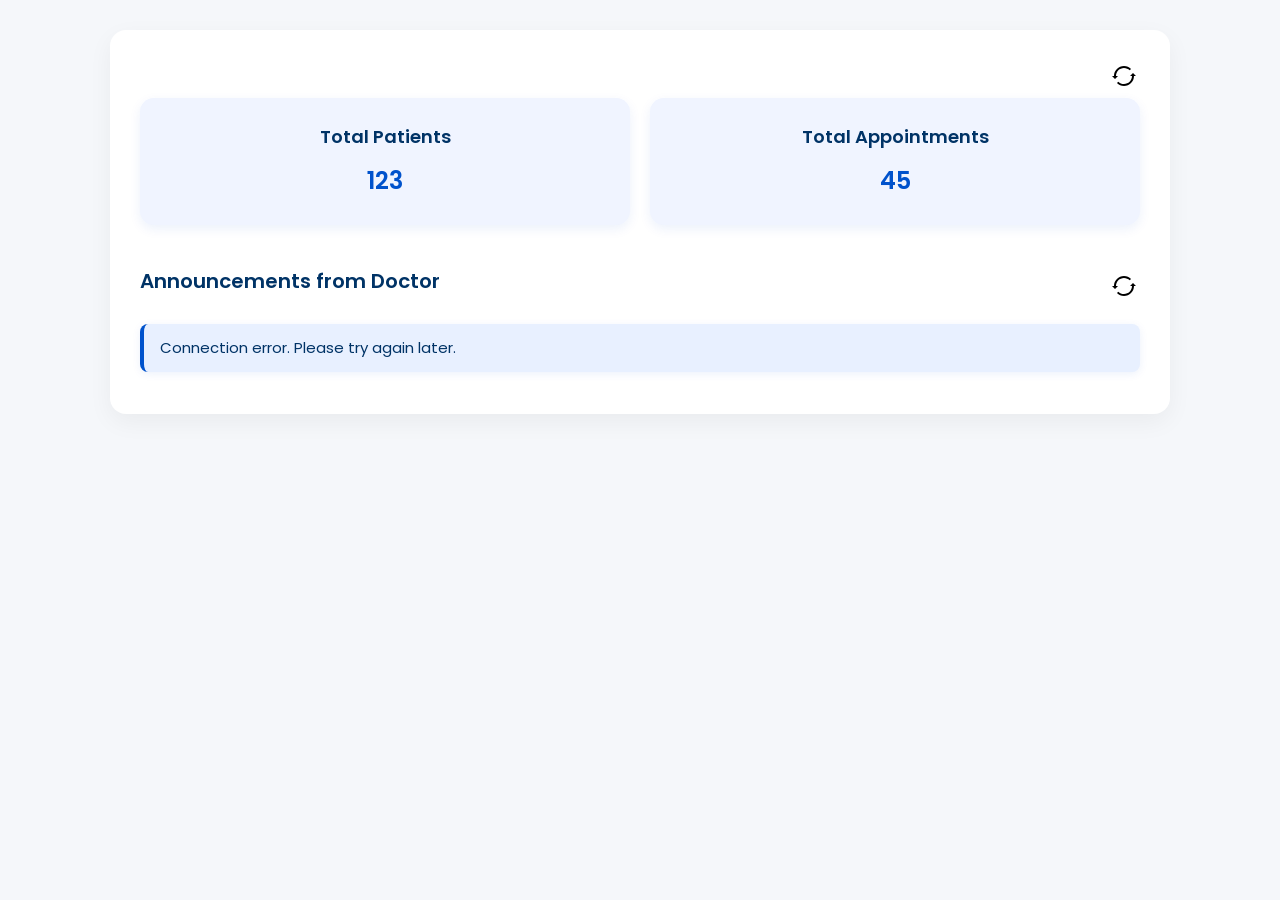
<file: frontend/Receptionst-dashboard/dashboard-view/dashboard-home.html>
<!DOCTYPE html>
<html lang="en">
  <head>
    <meta charset="UTF-8" />
    <meta name="viewport" content="width=device-width, initial-scale=1.0" />
    <title>Dr. Priyalatha Krishnan – Dashboard</title>
    <link href="dash-style.css" rel="stylesheet" />
  </head>
  <body>
    <div class="container">
      <div class="main-content">
        <!-- Header with Dashboard Refresh -->
        <header class="header">
          <!-- <h1 class="page-title">Welcome, Dr. Priyalatha Krishnan</h1>? -->
          <div></div>
          <button
            id="refreshDashboardBtn"
            class="refresh-btn"
            title="Refresh Stats"
          >
            <!-- same SVG you already have -->
            <svg
              width="24"
              height="24"
              viewBox="0 0 24 24"
              fill="none"
              xmlns="http://www.w3.org/2000/svg"
            >
              <path
                d="M17.65 6.35C16.20 4.90 14.20 4 12 4c-4.41 0-8 3.59-8 8h2l-3 3-3-3h2
                 c0-5.52 4.48-10 10-10 2.76 0 5.26 1.12 7.07 2.93L17.65 6.35zM6.35 17.65
                 C7.80 19.10 9.80 20 12 20c4.41 0 8-3.59 8-8h-2l3-3 3 3h-2
                 c0 5.52-4.48 10-10 10-2.76 0-5.26-1.12-7.07-2.93L6.35 17.65z"
                fill="currentColor"
              />
            </svg>
          </button>
        </header>

        <!-- Stats -->
        <section class="dashboard-summary">
          <div class="summary-card">
            <h3>Total Patients</h3>
            <p id="totalPatients">123</p>
          </div>
          <div class="summary-card">
            <h3>Total Appointments</h3>
            <p id="totalAppointments">45</p>
          </div>
        </section>

        <!-- Announcements with its own Refresh -->
        <section class="doctor-announcements">
          <div class="announcements-header">
            <h3>Announcements from Doctor</h3>
            <button
              id="refreshAnnouncementsBtn"
              class="refresh-btn"
              title="Refresh Announcements"
            >
              <svg
                width="24"
                height="24"
                viewBox="0 0 24 24"
                fill="none"
                xmlns="http://www.w3.org/2000/svg"
              >
                <path
                  d="M6.35 17.65C7.80 19.10 9.80 20 12 20c4.41 0 8-3.59 8-8h-2l3-3 3 3h-2
                   c0 5.52-4.48 10-10 10-2.76 0-5.26-1.12-7.07-2.93L6.35 17.65z
                   M17.65 6.35C16.20 4.90 14.20 4 12 4c-4.41 0-8 3.59-8 8h2l-3 3-3-3h2
                   c0-5.52 4.48-10 10-10 2.76 0 5.26 1.12 7.07 2.93L17.65 6.35z"
                  fill="currentColor"
                />
              </svg>
            </button>
          </div>
          <div id="doctorAnnouncementsList">
            <!-- dynamically injected -->
          </div>
        </section>
      </div>
    </div>
    <script type="module" src="./js/dom.js"></script>
  </body>
</html>
</file>
<file: frontend/Doctor-dashboard/style.css>
/* Import Google Fonts */
@import url("https://fonts.googleapis.com/css2?family=Poppins:wght@300;400;500;600;700&display=swap");

/* Reset */
* {
  margin: 0;
  padding: 0;
  box-sizing: border-box;
}

/* Body */
body {
  display: flex;
  min-height: 100vh;
  font-family: "Poppins", sans-serif;
  background: url("img/background.png") center/cover no-repeat fixed;
  color: #333;
  line-height: 1.6;
}

/* Container */
.container {
  display: flex;
  flex: 1;
  width: 100%;
}

/* Sidebar */
.sidebar {
  width: 280px;
  background: rgba(255, 255, 255, 0.95);
  box-shadow: 0 0 20px rgba(0, 0, 0, 0.1);
  border-radius: 0 24px 24px 0;
  display: flex;
  flex-direction: column;
  justify-content: space-between;
  padding: 24px 15px;
  height: 100vh;
  position: sticky;
  top: 0;
  transition: width 0.3s ease;
}

/* Logo */
.logo {
  padding: 12px 24px 32px;
  text-align: center;
}

.logo-icon svg {
  width: 48px;
  height: 48px;
  fill: #0052cc;
  filter: drop-shadow(0 2px 4px rgba(0, 82, 204, 0.2));
}

/* Menu List */
.menu {
  list-style: none;
  margin-top: 10px;
  padding: 0;
  flex-grow: 1;
}

.menu-item {
  display: flex;
  align-items: center;
  padding: 14px 24px;
  margin: 6px 12px;
  color: #6c757d;
  cursor: pointer;
  border-radius: 14px;
  transition: all 0.3s ease;
  position: relative;
  overflow: hidden;
}
.menu-item::before {
  content: "";
  position: absolute;
  left: 0;
  top: 0;
  height: 100%;
  width: 0;
  background-color: rgba(0, 82, 204, 0.08);
  border-radius: 14px;
  transition: width 0.3s ease;
  z-index: 0;
}
.menu-item:hover::before {
  width: 100%;
}

/* Default active (Dashboard) */
.menu-item.active {
  background-color: rgba(0, 82, 204, 0.15);
  color: #0052cc;
  font-weight: 600;
  box-shadow: 0 4px 8px rgba(0, 82, 204, 0.1);
}

/* Hover effects */
.menu-item:hover {
  color: #0052cc;
  font-weight: 500;
  transform: translateX(3px);
}

.menu-icon {
  display: flex;
  align-items: center;
  position: relative;
  z-index: 1;
}
.menu-icon svg {
  width: 22px;
  height: 22px;
  fill: currentColor;
  transition: transform 0.3s ease;
}
.menu-item:hover .menu-icon svg {
  transform: scale(1.1);
}

.menu-text {
  margin-left: 14px;
  font-size: 15px;
  position: relative;
  z-index: 1;
}

/* Logout container */
.logout-container {
  padding-top: 24px;
  border-top: 1px solid rgba(0, 0, 0, 0.08);
  margin-top: 20px;
}

.logout-btn {
  width: 100%;
  padding: 12px 16px;
  background: linear-gradient(135deg, #0052cc, #0047b3);
  color: white;
  font-weight: 600;
  border: none;
  border-radius: 12px;
  cursor: pointer;
  transition: all 0.3s ease;
  font-size: 15px;
  box-shadow: 0 4px 8px rgba(0, 82, 204, 0.2);
}
.logout-btn:hover {
  background: linear-gradient(135deg, #003f9a, #00379a);
  transform: translateY(-2px);
  box-shadow: 0 6px 12px rgba(0, 82, 204, 0.3);
}
.logout-btn:active {
  transform: translateY(0);
  box-shadow: 0 2px 4px rgba(0, 82, 204, 0.2);
}

/* Main Content */
.main-content {
  flex: 1;
  display: flex;
  flex-direction: column;
  overflow: hidden;
  background: rgba(248, 249, 250, 0.7);
  backdrop-filter: blur(8px);
  border-radius: 24px 0 0 24px;
  margin-left: -20px;
  z-index: 1;
}

/* Header */
.header {
  display: flex;
  justify-content: space-between;
  align-items: center;
  margin: 16px 16px;
  padding-bottom: 16px;
  border-bottom: 1px solid rgba(0, 0, 0, 0.06);
  flex-shrink: 0;
}

#content-frame {
  flex-grow: 1;
  width: 100%;
  border: none;
}

.page-title {
  font-size: 26px;
  color: #0052cc;
  font-weight: 600;
  position: relative;
  padding-left: 14px;
}
.page-title::before {
  content: "";
  position: absolute;
  left: 0;
  top: 50%;
  transform: translateY(-50%);
  width: 4px;
  height: 24px;
  background: #0052cc;
  border-radius: 4px;
}

/* Quick Actions */
.quick-actions {
  display: grid;
  grid-template-columns: repeat(auto-fit, minmax(260px, 1fr));
  gap: 24px;
  margin-bottom: 40px;
}

/* Card */
.card {
  background: white;
  border-radius: 24px;
  padding: 28px 24px;
  text-align: center;
  box-shadow: 0 6px 16px rgba(0, 0, 0, 0.08);
  transition: all 0.4s ease;
  position: relative;
  overflow: hidden;
}
.card::before {
  content: "";
  position: absolute;
  width: 100%;
  height: 4px;
  bottom: 0;
  left: 0;
  transform: scaleX(0);
  transition: transform 0.4s ease;
}
.card:hover::before {
  transform: scaleX(1);
}
.card.add-patient::before {
  background: #28a745;
}
.card.view-patients::before {
  background: #0052cc;
}

/* ... you can continue with the rest of your cards, tables, etc. ... */

/* Responsive */
@media (max-width: 1200px) {
  .quick-actions {
    grid-template-columns: repeat(auto-fit, minmax(220px, 1fr));
  }
}
@media (max-width: 992px) {
  .sidebar {
    width: 80px;
  }
  .menu-text {
    display: none;
  }
  .menu-item {
    justify-content: center;
    padding: 14px 0;
  }
  .logo {
    padding: 12px 0 24px;
  }
  .logout-btn {
    padding: 12px 0;
    font-size: 0;
  }
  .logout-btn::after {
    content: "↪";
    font-size: 18px;
  }
  .main-content {
    padding: 24px;
  }
}
@media (max-width: 768px) {
  .container {
    flex-direction: column;
  }
  .sidebar {
    width: 100%;
    height: auto;
    border-radius: 0;
    flex-direction: row;
    padding: 10px;
  }
  .menu {
    display: flex;
    margin: 0;
    padding: 0 10px;
  }
  .menu-item {
    margin: 0 6px;
    padding: 10px;
  }
  .logout-container {
    border-top: none;
    padding-top: 0;
    margin-top: 0;
  }
  .main-content {
    margin-left: 0;
    border-radius: 0;
  }
}
</file>
<file: frontend/Landing-page/style.css>
:root {
  --primary: #0052cc;
  --secondary: #ffffff;
  --highlight: #e3f2fd;
  --accent: #0c66e4;
  --gradient-start: #0052cc;
  --gradient-end: #4695ff;
  --light-blue: #f0f7ff;
  --font-base: "Poppins", sans-serif;
  --font-title: "Poppins", serif;
}

* {
  box-sizing: border-box;
  margin: 0;
  padding: 0;
}

body {
  margin: 0;
  padding: 0;
  font-family: var(--font-base);
  background-color: var(--secondary);
  color: #333;
  line-height: 1.6;
}

.container {
  width: 100%;
  max-width: 1200px;
  margin: 0 auto;
  padding: 0 1.5rem;
}

.header {
  display: flex;
  align-items: center;
  gap: 2rem;
  padding: 1rem 2rem;
  background-color: var(--secondary);
  box-shadow: 0 2px 15px rgba(0, 0, 0, 0.05);
}

.logo {
  height: 90px;
  border-radius: 2rem;
  transition: transform 0.3s ease;
}

.logo:hover {
  transform: scale(1.05);
}

.header-text {
  flex: 1;
}

.header-text h1 {
  font-family: var(--font-title);
  font-size: 2.5rem;
  margin: 0;
  color: var(--primary);
  font-weight: 600;
}

.header-text h2 {
  font-size: 1.2rem;
  color: #555;
  margin: 0.5rem 0;
  font-weight: 500;
}

main {
  padding: 0 0 3rem;
}

/* Enhanced Hero Section */
.hero {
  position: relative;
  display: flex;
  align-items: center;
  justify-content: space-between;
  padding: 3rem 5%;
  margin: 0 0 4rem;
  background: linear-gradient(135deg, #e3f2fd 0%, #bbdefb 100%);
  overflow: hidden;
}

.hero::before {
  content: "";
  position: absolute;
  top: 0;
  right: 0;
  width: 40%;
  height: 100%;
  background: linear-gradient(
    135deg,
    rgba(0, 82, 204, 0.05) 0%,
    rgba(0, 82, 204, 0.15) 100%
  );
  clip-path: polygon(30% 0, 100% 0, 100% 100%, 0% 100%);
  z-index: 1;
}

.hero-content {
  flex: 1;
  max-width: 600px;
  padding: 2rem;
  position: relative;
  z-index: 10;
  text-align: left;
  animation: fadeIn 1s ease-in-out;
}

.hero-badge {
  display: inline-block;
  background-color: var(--primary);
  color: white;
  padding: 0.5rem 1rem;
  border-radius: 2rem;
  font-size: 0.9rem;
  font-weight: 500;
  margin-bottom: 1.5rem;
  box-shadow: 0 4px 12px rgba(0, 82, 204, 0.2);
}

.hero-content h2 {
  font-family: var(--font-title);
  font-size: 2.5rem;
  font-weight: 700;
  margin: 0.5rem 0;
  color: var(--primary);
  line-height: 1.2;
}

.hero-content p {
  font-size: 1.1rem;
  line-height: 1.8;
  margin: 1.5rem 0;
  color: #444;
}

.hero-buttons {
  display: flex;
  gap: 1rem;
  margin-top: 2rem;
}

.hero-button {
  display: inline-block;
  padding: 0.85rem 2.5rem;
  background: linear-gradient(
    to right,
    var(--gradient-start),
    var(--gradient-end)
  );
  color: white;
  text-decoration: none;
  border-radius: 0.5rem;
  font-weight: 600;
  font-size: 1rem;
  transition: all 0.3s ease;
  box-shadow: 0 4px 15px rgba(0, 82, 204, 0.3);
}

.hero-button:hover {
  transform: translateY(-3px);
  box-shadow: 0 8px 20px rgba(0, 82, 204, 0.4);
}

.secondary-button {
  background: transparent;
  border: 2px solid var(--primary);
  color: var(--primary);
  box-shadow: none;
}

.secondary-button:hover {
  background: rgba(0, 82, 204, 0.1);
}

.hero-image-box {
  position: relative;
  z-index: 5;
  width: 40%;
  max-width: 450px;
  display: flex;
  justify-content: center;
  perspective: 1000px;
}

.hero-image {
  width: 100%;
  max-width: 380px;
  border-radius: 1.5rem;
  box-shadow: 0 20px 40px rgba(0, 0, 0, 0.2);
  transform: rotateY(-10deg);
  transition: transform 0.5s ease;
  animation: float 6s ease-in-out infinite;
}

.hero-image:hover {
  transform: rotateY(0deg) scale(1.02);
}

.hero-stats {
  display: flex;
  gap: 2rem;
  margin-top: 2rem;
}

.stat {
  display: flex;
  flex-direction: column;
  align-items: flex-start;
}

.stat-number {
  font-size: 1.8rem;
  font-weight: 700;
  color: var(--primary);
}

.stat-text {
  font-size: 0.9rem;
  color: #555;
}

/* Features Section */
.features {
  text-align: center;
  padding: 4rem 0;
  background-color: var(--light-blue);
}

.section-title {
  font-family: var(--font-title);
  font-size: 2.2rem;
  color: var(--primary);
  margin-bottom: 1rem;
  font-weight: 600;
  position: relative;
  display: inline-block;
}

.section-title::after {
  content: "";
  position: absolute;
  bottom: -0.5rem;
  left: 50%;
  transform: translateX(-50%);
  width: 80px;
  height: 3px;
  background: var(--accent);
  border-radius: 3px;
}

.section-subtitle {
  font-size: 1.1rem;
  color: #666;
  max-width: 800px;
  margin: 0 auto 3rem;
}

.feature-list {
  display: flex;
  gap: 2rem;
  justify-content: center;
  flex-wrap: wrap;
  margin-top: 2rem;
}

.feature {
  display: flex;
  align-items: center;
  gap: 1rem;
  background-color: var(--secondary);
  padding: 1.8rem;
  border-radius: 1rem;
  box-shadow: 0 5px 20px rgba(0, 0, 0, 0.08);
  max-width: 350px;
  text-align: left;
  transition: transform 0.3s ease, box-shadow 0.3s ease;
}

.feature:hover {
  transform: translateY(-5px);
  box-shadow: 0 10px 25px rgba(0, 0, 0, 0.12);
}

.feature-icon {
  flex-shrink: 0;
}

.feature p {
  font-size: 1rem;
  font-weight: 500;
  line-height: 1.4;
  margin: 0;
}

/* Testimonials Section */
.testimonials {
  padding: 5rem 0;
  background-color: var(--secondary);
}

.testimonials .section-title {
  text-align: center;
  margin-bottom: 3rem;
}

.cards {
  display: grid;
  gap: 2.5rem;
  grid-template-columns: repeat(auto-fit, minmax(300px, 1fr));
}

.card {
  background-color: white;
  padding: 2rem;
  border-radius: 1rem;
  box-shadow: 0 5px 20px rgba(0, 0, 0, 0.08);
  display: flex;
  align-items: flex-start;
  gap: 1.2rem;
  transition: transform 0.3s ease, box-shadow 0.3s ease;
}

.card:hover {
  transform: translateY(-5px);
  box-shadow: 0 10px 30px rgba(0, 0, 0, 0.12);
}

.letter-icon {
  border-radius: 50%;
  display: inline-block;
  margin-right: 0.5rem;
  flex-shrink: 0;
}

.card-content h4 {
  margin: 0 0 0.8rem;
  color: var(--primary);
  font-size: 1.2rem;
  font-weight: 600;
}

.card-content p {
  margin: 0;
  color: #555;
  line-height: 1.6;
}

.card-badge {
  display: inline-block;
  background-color: #e3f2fd;
  color: var(--primary);
  font-size: 0.8rem;
  padding: 0.3rem 0.8rem;
  border-radius: 1rem;
  margin-top: 1rem;
}

/* Footer */
footer {
  background-color: var(--primary);
  color: white;
  padding: 3rem 2rem;
}

.footer-container {
  display: flex;
  justify-content: space-between;
  align-items: center;
  flex-wrap: wrap;
  gap: 2rem;
  max-width: 1200px;
  margin: 0 auto;
}

.footer-info {
  flex: 1;
  min-width: 250px;
}

.footer-info h3 {
  font-size: 1.5rem;
  margin-bottom: 1rem;
}

.footer-info p {
  margin-bottom: 0.5rem;
  font-size: 0.95rem;
  opacity: 0.9;
}

.footer-links {
  display: flex;
  gap: 1.5rem;
  align-items: center;
}

.footer-links a {
  display: inline-flex;
  align-items: center;
  justify-content: center;
  width: 44px;
  height: 44px;
  background-color: rgba(255, 255, 255, 0.1);
  border-radius: 50%;
  transition: all 0.3s ease;
}

.footer-links a:hover {
  background-color: rgba(255, 255, 255, 0.2);
  transform: translateY(-3px);
}

.footer-links img {
  height: 24px;
}

.copyright {
  width: 100%;
  text-align: center;
  padding-top: 2rem;
  margin-top: 2rem;
  border-top: 1px solid rgba(255, 255, 255, 0.1);
  font-size: 0.9rem;
  opacity: 0.8;
}

/* Animations */
@keyframes float {
  0% {
    transform: translateY(0px) rotateY(-10deg);
  }
  50% {
    transform: translateY(-15px) rotateY(-5deg);
  }
  100% {
    transform: translateY(0px) rotateY(-10deg);
  }
}

@keyframes fadeIn {
  from {
    opacity: 0;
    transform: translateY(20px);
  }
  to {
    opacity: 1;
    transform: translateY(0);
  }
}

/* Responsive Styles */
@media (max-width: 1100px) {
  .hero {
    flex-direction: column;
    padding: 3rem 2rem;
  }

  .hero-content {
    max-width: 100%;
    text-align: center;
    padding: 2rem 1rem;
  }

  .hero-image-box {
    width: 80%;
    margin-top: 3rem;
  }

  .hero-buttons {
    justify-content: center;
  }

  .hero-stats {
    justify-content: center;
  }

  .stat {
    align-items: center;
  }
}

@media (max-width: 768px) {
  .header {
    flex-direction: column;
    text-align: center;
    padding: 1rem;
  }

  .header-text h1 {
    font-size: 2rem;
  }

  .header-text h2 {
    font-size: 1rem;
  }

  .hero {
    padding: 2rem 1rem;
  }

  .hero-content h2 {
    font-size: 2rem;
  }

  .hero-buttons {
    flex-direction: column;
    width: 100%;
    max-width: 300px;
    margin: 2rem auto 0;
  }

  .hero-stats {
    flex-direction: column;
    gap: 1rem;
  }

  .feature-list {
    flex-direction: column;
    align-items: center;
  }

  .feature {
    width: 100%;
    max-width: 450px;
  }

  .footer-container {
    flex-direction: column;
    text-align: center;
  }

  .footer-info {
    margin-bottom: 1rem;
  }

  .footer-links {
    justify-content: center;
  }
}
</file>
<file: frontend/login-page/style.css>
@import url("https://fonts.googleapis.com/css2?family=Poppins:wght@400;500&display=swap");
* {
  margin: 0;
  padding: 0;
  box-sizing: border-box;
}
body {
  display: flex;
  justify-content: center;
  align-items: center;
  min-height: 100vh;
  background: url("img/background.png") no-repeat center/cover;
  font-family: "Poppins", sans-serif;
}
.login-container {
  width: 440px;
  padding: 30px;
  background-color: #fff;
  box-shadow: 0 5px 10px rgba(0, 0, 0, 0.2);
  border-radius: 20px;
  display: flex;
  flex-direction: column;
}
.login-header h1 {
  color: #0052cc;
  font-size: 30px;
  font-weight: 600;
  text-align: center;
  margin-bottom: 40px;
}
.login-form {
  display: flex;
  flex-direction: column;
}
.form-group {
  margin-bottom: 15px;
}
.form-label {
  display: none;
}
.form-input {
  width: 100%;
  height: 60px;
  padding: 0 25px;
  font-size: 17px;
  border: none;
  border-radius: 30px;
  box-shadow: 0 5px 10px rgba(0, 0, 0, 0.2);
  outline: none;
  transition: 0.3s;
}
.form-input:focus {
  width: 105%;
}
::placeholder {
  color: #777;
  font-weight: 500;
}
.form-footer {
  display: flex;
  justify-content: flex-end;
  margin-bottom: 40px;
}
.forgot-password {
  font-size: 14px;
  color: #5e6c84;
  text-decoration: none;
}
.forgot-password:hover {
  text-decoration: underline;
}
.btn-submit {
  width: 100%;
  height: 60px;
  background-color: #0c66e4;
  border: none;
  border-radius: 30px;
  color: #fff;
  font-size: 17px;
  font-weight: 500;
  cursor: pointer;
  transition: 0.3s;
}
.btn-submit:hover {
  background-color: #0055cc;
  transform: scale(1.05, 1);
}
.error-modal {
  display: none; /* Hidden by default */
  position: fixed;
  top: 0;
  left: 0;
  right: 0;
  bottom: 0;
  background-color: rgba(0, 0, 0, 0.5); /* Semi-transparent background */
  z-index: 100;
  justify-content: center;
  align-items: center;
  padding: 20px;
}

.error-modal-content {
  background: #e3f2fd;
  border: 1px solid #0052cc;
  border-radius: 8px;
  color: #0052cc;
  font-weight: bold;
  text-align: center;
  margin: 10px auto;
  display: block;
  z-index: 10;
  padding: 16px;
  max-width: 400px;
  width: 100%;
  position: relative;
}

.error-modal-content p {
  font-size: 16px;
  margin: 12px 0;
}

.close-btn {
  background: none;
  border: none;
  color: #0052cc;
  font-size: 18px;
  cursor: pointer;
  padding: 0;
  position: absolute;
  top: 8px;
  right: 8px;
}

.close-btn svg {
  width: 24px;
  height: 24px;
  fill: #0052cc;
}

.close-btn:hover {
  color: #003b73; /* Darker shade on hover */
}

/* Alert Bar System */
.alert-bar {
  position: fixed;
  top: 20px;
  left: 50%;
  transform: translateX(-50%);
  min-width: 300px;
  max-width: 80%;
  padding: 12px 20px;
  border-radius: 4px;
  display: flex;
  align-items: center;
  justify-content: space-between;
  box-shadow: 0 4px 12px rgba(0, 0, 0, 0.15);
  z-index: 1000;
  animation: slideDown 0.3s ease;
  transition: opacity 0.3s ease, transform 0.3s ease;
}

.alert-bar.hidden {
  opacity: 0;
  transform: translateX(-50%) translateY(-20px);
  pointer-events: none;
}

.alert-message {
  flex-grow: 1;
  margin-right: 12px;
  font-size: 14px;
  font-weight: 500;
}

.alert-close {
  background: none;
  border: none;
  font-size: 20px;
  cursor: pointer;
  color: inherit;
  opacity: 0.7;
  transition: opacity 0.2s;
  padding: 0;
  line-height: 1;
}

.alert-close:hover {
  opacity: 1;
}

/* Alert Types */
.alert-success {
  background-color: #e7f7ed;
  color: #0d6832;
  border-left: 4px solid #2da160;
}

.alert-error {
  background-color: #fee7e7;
  color: #9b1c1c;
  border-left: 4px solid #e53e3e;
}

.alert-warning {
  background-color: #fef6e6;
  color: #954c08;
  border-left: 4px solid #ed8936;
}

.alert-info {
  background-color: #e6f2ff;
  color: #1a569d;
  border-left: 4px solid #3182ce;
}

@keyframes slideDown {
  from {
    transform: translateX(-50%) translateY(-20px);
    opacity: 0;
  }
  to {
    transform: translateX(-50%) translateY(0);
    opacity: 1;
  }
}
</file>
<file: frontend/patient-view/style.css>
/*-------------------------------------- 
  💡 Root Variables and Base Styles
----------------------------------------*/
@import url("https://fonts.googleapis.com/css2?family=Poppins:wght@400;500&display=swap");

:root {
  --primary: #0052cc;
  --primary-light: rgba(0, 82, 204, 0.1);
  --primary-hover: #003e99;
  --white: #fff;
  --gray: #ccc;
  --text-dark: #333;
  --text-light: #555;
  --shadow-light: 0 4px 12px rgba(0, 0, 0, 0.05);
  --shadow-mid: 0 4px 12px rgba(0, 0, 0, 0.2);
  --shadow-heavy: 0 8px 20px rgba(0, 0, 0, 0.4);
  --border-radius: 12px;
  --border-radius-lg: 20px;
  --transition: 0.3s ease;
  --font: "Poppins", sans-serif;
}

* {
  margin: 0;
  padding: 0;
  box-sizing: border-box;
}

body {
  font-family: var(--font);
  background: url("img/background.png") center/cover no-repeat;
  color: var(--text-dark);
  min-height: 100vh;
  overflow: hidden;
  display: flex;
}

/*--------------------------------------
  ⚙️ Layout
----------------------------------------*/
.container {
  display: flex;
  width: 100%;
  height: 100vh;
}

/*--------------------------------------
  📚 Sidebar
----------------------------------------*/
.sidebar {
  width: 250px;
  background: var(--white);
  box-shadow: 2px 0 10px rgba(0, 0, 0, 0.1);
  border-radius: 0 var(--border-radius-lg) var(--border-radius-lg) 0;
  display: flex;
  flex-direction: column;
}

.logo {
  padding: 24px;
  text-align: center;
}

.logo-icon {
  fill: var(--primary);
}

.menu {
  list-style: none;
  margin-top: 20px;
}

.menu-item {
  display: flex;
  align-items: center;
  padding: 12px 24px;
  color: #6c757d;
  margin: 4px 16px;
  border-radius: var(--border-radius);
  cursor: pointer;
  transition: var(--transition);
}

.menu-item:hover,
.menu-item.active {
  background: var(--primary-light);
  color: var(--primary);
  font-weight: 500;
}

.menu-item.active {
  background: var(--primary);
  color: var(--white);
}

.menu-item.active .menu-icon svg,
.menu-item.active .menu-text {
  color: var(--white);
  fill: var(--white);
}

.menu-icon {
  width: 20px;
  height: 20px;
}

.menu-text {
  margin-left: 12px;
  font-size: 14px;
}

/*--------------------------------------
  🧱 Main Content Area
----------------------------------------*/
.main-content {
  flex: 1;
  overflow-y: auto;
  padding: 30px;
}

.header {
  margin-bottom: 24px;
}

.page-title {
  font-size: 24px;
  color: var(--primary);
}

/*--------------------------------------
  ⚡ Quick Actions
----------------------------------------*/
.quick-actions {
  display: grid;
  grid-template-columns: repeat(2, 1fr);
  gap: 20px;
  margin-bottom: 32px;
}

.quick-actions .recent-activities {
  grid-column: 1 / -1;
  grid-row: 2;
}

/*--------------------------------------
  📦 Cards
----------------------------------------*/
.card {
  background: var(--white);
  border-radius: var(--border-radius-lg);
  padding: 24px;
  text-align: center;
  box-shadow: var(--shadow-mid);
  transition: var(--transition);
  cursor: pointer;
}

.card:hover {
  transform: translateY(-5px);
  box-shadow: var(--shadow-heavy);
}

.icon {
  font-size: 32px;
  margin-bottom: 12px;
}

.title {
  font-size: 16px;
  font-weight: 500;
  margin-bottom: 8px;
}

.description {
  font-size: 14px;
  color: var(--text-light);
}

/*--------------------------------------
  📊 Table Styles
----------------------------------------*/
.section-title h4 {
  color: var(--primary);
  margin-bottom: 12px;
}

.data-table {
  background: var(--white);
  border-radius: var(--border-radius);
  overflow: hidden;
  box-shadow: var(--shadow-light);
}

table {
  width: 100%;
  border-collapse: collapse;
}

th,
td {
  padding: 14px 20px;
  text-align: left;
  border-bottom: 1px solid #eee;
}

th {
  background: var(--primary-light);
  color: var(--primary);
  font-weight: 500;
}

tr:hover td {
  background: rgba(0, 82, 204, 0.05);
}

/*--------------------------------------
  🚨 Overlay
----------------------------------------*/
.overlay {
  position: fixed;
  inset: 0;
  background: rgba(0, 0, 0, 0.5);
  display: flex;
  justify-content: center;
  align-items: center;
  z-index: 9999;
}

.overlay.hidden,
.hidden {
  display: none;
}

.overlay-content {
  background: var(--white);
  border-radius: var(--border-radius);
  box-shadow: 0 4px 16px rgba(0, 0, 0, 0.3);
  width: 500px;
  max-width: 90%;
  position: relative;
}

/*--------------------------------------
  ❌ Close Button
----------------------------------------*/
.close-btn {
  position: absolute;
  top: 12px;
  right: 12px;
  font-size: 24px;
  border: none;
  background: none;
  color: var(--text-dark);
  cursor: pointer;
  transition: color var(--transition);
}

.close-btn:hover {
  color: red;
}

/*--------------------------------------
  📝 Registration Form
----------------------------------------*/
.registration-container {
  padding: 30px;
}

.registration-header {
  text-align: center;
  margin-bottom: 24px;
}

.registration-header h1 {
  font-size: 28px;
  color: var(--primary);
}

.registration-header p {
  font-size: 14px;
  color: var(--text-light);
}

.form-section {
  margin-bottom: 24px;
  border: none;
}

legend {
  font-size: 16px;
  font-weight: 600;
  color: var(--primary);
  margin-bottom: 12px;
}

.form-group {
  margin-bottom: 16px;
}

.half {
  width: 48%;
  display: inline-block;
}

.form-label {
  font-size: 14px;
  color: var(--text-dark);
  margin-bottom: 6px;
  display: block;
}

.form-input,
.form-select {
  width: 100%;
  padding: 10px 16px;
  font-size: 14px;
  border: 1px solid var(--gray);
  border-radius: 8px;
  outline: none;
  transition: border-color var(--transition);
}

.form-input:focus,
.form-select:focus {
  border-color: var(--primary);
}

.form-buttons {
  display: flex;
  justify-content: flex-end;
  gap: 12px;
}

/*--------------------------------------
  ✅ Buttons
----------------------------------------*/
.btn-submit,
.btn-cancel,
.btn-back {
  padding: 10px 24px;
  font-size: 14px;
  border: none;
  border-radius: 30px;
  font-family: var(--font);
  cursor: pointer;
  transition: var(--transition);
}

.btn-submit {
  background: #0c66e4;
  color: var(--white);
}

.btn-submit:hover {
  background: var(--primary);
}

.btn-cancel {
  background: #ccc;
  color: var(--text-dark);
}

.btn-cancel:hover {
  background: #b3b3b3;
}

.btn-back {
  background-color: #f8f9fa;
  color: var(--primary);
  display: flex;
  align-items: center;
  justify-content: center;
}

.btn-back:hover {
  background-color: #e2e6ea;
  transform: translateY(-3px);
}

.btn-back:active {
  transform: translateY(1px);
}

.btn-back .back-icon {
  margin-right: 8px;
  width: 16px;
  height: 16px;
}

/*--------------------------------------
  📄 Patient Code + Details
----------------------------------------*/
.patient-code,
.patient-detail-card {
  background: #e3f2fd;
  border: 1px solid var(--primary);
  border-radius: 8px;
  color: var(--primary);
  font-weight: bold;
  text-align: center;
  margin: 10px auto;
  display: block;
  z-index: 10;
}

.patient-code {
  font-size: 18px;
  padding: 12px;
  max-width: 300px;
}

.patient-detail-card {
  font-size: 16px;
  padding: 12px;
  text-align: left;
  display: flex;
  flex-direction: column;
  gap: 8px;
  max-width: 300px;
}

/*--------------------------------------
  🔢 Pagination
----------------------------------------*/
.pagination-container {
  display: flex;
  justify-content: center;
  margin-top: 16px;
}

.page-btn {
  margin: 0 4px;
  padding: 8px 12px;
  font-size: 14px;
  border: 1px solid var(--gray);
  background: var(--white);
  color: var(--text-dark);
  border-radius: 4px;
  cursor: pointer;
  transition: var(--transition);
}

.page-btn:hover {
  background: #f0f0f0;
}

.page-btn.active {
  background: var(--primary);
  color: var(--white);
  border-color: var(--primary);
}

/*--------------------------------------
  🔍 Search Input Group
----------------------------------------*/
.search-container {
  display: flex;
  justify-content: flex-end;
  margin: 1rem 0;
}

.search-wrapper {
  display: flex;
  align-items: center;
  border: 1px solid var(--gray);
  border-radius: var(--border-radius);
  overflow: hidden;
  background: var(--white);
}

.search-input {
  border: none;
  outline: none;
  padding: 10px 14px;
  width: 220px;
  font-size: 14px;
}

.search-button {
  background: var(--primary);
  border: none;
  padding: 8px 12px;
  cursor: pointer;
  display: flex;
  align-items: center;
  justify-content: center;
  transition: background var(--transition);
}

.search-button:hover {
  background: var(--primary-hover);
}

.search-icon {
  width: 20px;
  height: 20px;
  stroke: var(--white);
}

.btn-view {
  font-family: "Poppins", sans-serif;
  background-color: #0052cc;
  color: white;
  border: none;
  padding: 6px 12px;
  font-size: 14px;
  border-radius: 10px;
  cursor: pointer;
  transition: background-color 0.2s ease, transform 0.1s ease;
  box-shadow: 0 2px 6px rgba(0, 0, 0, 0.1);
}

.btn-view:hover {
  background-color: #003f99;
  transform: translateY(-1px);
}

/* Prescription Modal Styles */
.prescription-modal-overlay {
  display: none;
  position: fixed;
  top: 0;
  left: 0;
  width: 100%;
  height: 100%;
  background: rgba(0, 0, 0, 0.6);
  justify-content: center;
  align-items: center;
  z-index: 9999;
}

.prescription-modal-overlay.show {
  display: flex;
}

.prescription-modal {
  background: white;
  padding: 2rem;
  border-radius: 12px;
  width: 90%;
  max-width: 500px;
  box-shadow: 0 4px 8px rgba(0, 0, 0, 0.2);
}

.prescription-preview-box {
  background-color: #f9f9f9;
  border-radius: 8px;
  padding: 16px;
  margin-top: 10px;
  max-height: 500px; /* Increased max-height for better preview */
  overflow-y: auto;
  font-size: 16px; /* Increased font size for better readability */
  color: #333;
}

.prescription-medication-item {
  margin-bottom: 10px;
  padding: 8px;
  border: 1px solid #ddd;
  border-radius: 6px;
  background-color: #f7f7f7;
}

.prescription-medication-item span {
  display: block;
  margin-bottom: 4px;
}

/* New Prescription Preview Content Styles */
#prescriptionPreview {
  font-size: 16px;
  line-height: 1.6;
}

#prescriptionPreview h3 {
  font-size: 20px;
  margin-bottom: 12px;
  color: #0052cc;
}

#prescriptionPreview p {
  margin-bottom: 12px;
}

.prescription-medication-item {
  font-size: 14px;
  padding: 10px;
  border-radius: 8px;
  background-color: #e3f2fd;
  margin-bottom: 8px;
  color: #003580;
  border: 1px solid #0052cc;
}

.prescription-form-buttons {
  display: flex;
  justify-content: flex-end;
  margin-top: 15px;
}

.prescription-btn-cancel {
  padding: 10px 24px;
  font-size: 14px;
  border: none;
  border-radius: 30px;
  cursor: pointer;
  background-color: #ccc;
  color: #333;
}

.prescription-btn-cancel:hover {
  background-color: #b3b3b3;
}
/* Add these new styles to your CSS file */
/* Prescription Modal Base Styles */
.prescription-modal-overlay {
  display: none;
  position: fixed;
  top: 0;
  left: 0;
  width: 100%;
  height: 100%;
  background: rgba(0, 0, 0, 0.6);
  justify-content: center;
  align-items: center;
  z-index: 9999;
}

.prescription-modal {
  background: white;
  padding: 2rem;
  border-radius: 12px;
  width: 90%;
  max-width: 600px;
  box-shadow: 0 4px 8px rgba(0, 0, 0, 0.2);
  max-height: 90vh;
  overflow-y: auto;
}

.prescription-modal h2 {
  color: #0052cc;
  margin-top: 0;
  margin-bottom: 1.5rem;
  text-align: center;
}

/* Prescription List Styles */
.prescription-list {
  max-height: 60vh;
  overflow-y: auto;
  padding: 10px 0;
}

.prescription-list-header {
  margin-bottom: 15px;
  padding-bottom: 10px;
  border-bottom: 2px solid #0052cc;
}

.prescription-list-header h3 {
  margin: 0;
  color: #0052cc;
  font-size: 18px;
}

.prescription-summary-item {
  background-color: #f9f9f9;
  border-radius: 8px;
  padding: 15px;
  margin-bottom: 12px;
  border-left: 4px solid #0052cc;
  transition: all 0.2s ease;
}

.prescription-summary-item:hover {
  background-color: #f2f7ff;
  box-shadow: 0 2px 4px rgba(0, 0, 0, 0.1);
}

.prescription-summary-header h3 {
  margin: 0 0 10px 0;
  font-size: 16px;
  color: #333;
}

.prescription-summary-content p {
  margin: 5px 0;
  font-size: 14px;
}

.view-details-btn {
  background-color: #0052cc;
  color: white;
  border: none;
  border-radius: 20px;
  padding: 6px 16px;
  margin-top: 10px;
  cursor: pointer;
  font-size: 14px;
  transition: background-color 0.2s ease;
}

.view-details-btn:hover {
  background-color: #003d99;
}

/* Prescription Details Styles */
.prescription-preview-box {
  background-color: #f9f9f9;
  border-radius: 8px;
  padding: 16px;
  margin-top: 10px;
  max-height: 55vh;
  overflow-y: auto;
  font-size: 16px;
  color: #333;
}

.prescription-header {
  display: flex;
  justify-content: space-between;
  align-items: center;
  margin-bottom: 15px;
}

.prescription-header h2 {
  font-size: 20px;
  margin: 0;
  color: #0052cc;
  text-align: left;
}

.prescription-content p {
  margin-bottom: 10px;
  line-height: 1.5;
}

.prescription-medication-item {
  margin-bottom: 10px;
  padding: 12px;
  border: 1px solid #ddd;
  border-radius: 6px;
  background-color: #f2f7ff;
  line-height: 1.4;
}

.prescription-content ul {
  list-style-type: none;
  padding: 0;
  margin: 0;
}

.prescription-content h3 {
  font-size: 18px;
  margin: 15px 0 10px 0;
  color: #0052cc;
}

.no-prescriptions {
  text-align: center;
  padding: 20px;
  color: #666;
  font-style: italic;
}

.loading-text {
  text-align: center;
  padding: 20px;
  color: #0052cc;
  font-style: italic;
}

.error-text {
  text-align: center;
  padding: 20px;
  color: #d32f2f;
  font-style: italic;
}

/* Button Styles */
.prescription-form-buttons {
  display: flex;
  justify-content: flex-end;
  margin-top: 20px;
}

.prescription-btn-cancel {
  padding: 8px 20px;
  font-size: 14px;
  border: none;
  border-radius: 20px;
  cursor: pointer;
  background-color: #ccc;
  color: #333;
  transition: background-color 0.2s ease;
}

.prescription-btn-cancel:hover {
  background-color: #b3b3b3;
}

.btn.back-to-list {
  background-color: #0052cc;
  color: white;
  border: none;
  border-radius: 20px;
  padding: 6px 16px;
  cursor: pointer;
  font-size: 14px;
  transition: background-color 0.2s ease;
}

.btn.back-to-list:hover {
  background-color: #003d99;
}

/* Utility class for hiding elements */
.hidden {
  display: none !important;
}
/* Alert Bar Styles */
.alert-bar {
  position: fixed;
  top: 20px;
  left: 50%;
  transform: translateX(-50%);
  min-width: 300px;
  max-width: 80%;
  padding: 12px 20px;
  border-radius: 4px;
  display: flex;
  justify-content: space-between;
  align-items: center;
  box-shadow: 0 3px 10px rgba(0, 0, 0, 0.2);
  z-index: 10000;
  transition: opacity 0.3s ease, transform 0.3s ease;
}
.alert-bar.hidden {
  opacity: 0;
  transform: translateX(-50%) translateY(-20px);
  pointer-events: none;
}
.alert-message {
  flex: 1;
  margin-right: 15px;
  font-weight: 500;
}
.alert-close {
  background: none;
  border: none;
  font-size: 20px;
  cursor: pointer;
  opacity: 0.7;
}
.alert-close:hover {
  opacity: 1;
}

/* Types */
.alert-success {
  background: #d4edda;
  color: #155724;
  border-left: 4px solid #28a745;
}
.alert-error {
  background: #f8d7da;
  color: #721c24;
  border-left: 4px solid #dc3545;
}
.alert-warning {
  background: #fff3cd;
  color: #856404;
  border-left: 4px solid #ffc107;
}
.alert-info {
  background: #d1ecf1;
  color: #0c5460;
  border-left: 4px solid #17a2b8;
}
</file>
<file: frontend/prescription-view/style.css>
/*-------------------------------------- 
  💡 Root Variables and Base Styles
----------------------------------------*/
@import url("https://fonts.googleapis.com/css2?family=Poppins:wght@400;500&display=swap");

:root {
  --primary: #0052cc;
  --primary-light: rgba(0, 82, 204, 0.1);
  --primary-hover: #003e99;
  --white: #fff;
  --gray: #ccc;
  --text-dark: #333;
  --text-light: #555;
  --shadow-light: 0 4px 12px rgba(0, 0, 0, 0.05);
  --shadow-mid: 0 4px 12px rgba(0, 0, 0, 0.2);
  --shadow-heavy: 0 8px 20px rgba(0, 0, 0, 0.4);
  --border-radius: 12px;
  --border-radius-lg: 20px;
  --transition: 0.3s ease;
  --font: "Poppins", sans-serif;
}

* {
  margin: 0;
  padding: 0;
  box-sizing: border-box;
}

body {
  font-family: var(--font);
  background: url("img/background.png") center/cover no-repeat;
  color: var(--text-dark);
  min-height: 100vh;
  overflow: hidden;
  display: flex;
}

/*--------------------------------------
  ⚙️ Layout
----------------------------------------*/
.container {
  display: flex;
  width: 100%;
  height: 100vh;
}

/*--------------------------------------
  📚 Sidebar
----------------------------------------*/
.sidebar {
  width: 250px;
  background: var(--white);
  box-shadow: 2px 0 10px rgba(0, 0, 0, 0.1);
  border-radius: 0 var(--border-radius-lg) var(--border-radius-lg) 0;
  display: flex;
  flex-direction: column;
}

.logo {
  padding: 24px;
  text-align: center;
}

.logo-icon {
  fill: var(--primary);
}

.menu {
  list-style: none;
  margin-top: 20px;
}

.menu-item {
  display: flex;
  align-items: center;
  padding: 12px 24px;
  color: #6c757d;
  margin: 4px 16px;
  border-radius: var(--border-radius);
  cursor: pointer;
  transition: var(--transition);
}

.menu-item:hover,
.menu-item.active {
  background: var(--primary-light);
  color: var(--primary);
  font-weight: 500;
}

.menu-item.active {
  background: var(--primary);
  color: var(--white);
}

.menu-item.active .menu-icon svg,
.menu-item.active .menu-text {
  color: var(--white);
  fill: var(--white);
}

.menu-icon {
  width: 20px;
  height: 20px;
}

.menu-text {
  margin-left: 12px;
  font-size: 14px;
}

/*--------------------------------------
  🧱 Main Content Area
----------------------------------------*/
.main-content {
  flex: 1;
  overflow-y: auto;
  padding: 30px;
}

.header {
  margin-bottom: 24px;
}

.page-title {
  font-size: 24px;
  color: var(--primary);
}

/*--------------------------------------
  ⚡ Quick Actions
----------------------------------------*/
.quick-actions {
  display: grid;
  grid-template-columns: repeat(2, 1fr);
  gap: 20px;
  margin-bottom: 32px;
}

.quick-actions .recent-activities {
  grid-column: 1 / -1;
  grid-row: 2;
}

/*--------------------------------------
  📦 Cards
----------------------------------------*/
.card {
  background: var(--white);
  border-radius: var(--border-radius-lg);
  padding: 24px;
  text-align: center;
  box-shadow: var(--shadow-mid);
  transition: var(--transition);
  cursor: pointer;
}

.card:hover {
  transform: translateY(-5px);
  box-shadow: var(--shadow-heavy);
}

.icon {
  font-size: 32px;
  margin-bottom: 12px;
}

.title {
  font-size: 16px;
  font-weight: 500;
  margin-bottom: 8px;
}

.description {
  font-size: 14px;
  color: var(--text-light);
}

/*--------------------------------------
  📊 Table Styles
----------------------------------------*/
.section-title h4 {
  color: var(--primary);
  margin-bottom: 12px;
}

.data-table {
  background: var(--white);
  border-radius: var(--border-radius);
  overflow: hidden;
  box-shadow: var(--shadow-light);
}

table {
  width: 100%;
  border-collapse: collapse;
}

th,
td {
  padding: 14px 20px;
  text-align: left;
  border-bottom: 1px solid #eee;
}

th {
  background: var(--primary-light);
  color: var(--primary);
  font-weight: 500;
}

tr:hover td {
  background: rgba(0, 82, 204, 0.05);
}

/*--------------------------------------
  🚨 Overlay
----------------------------------------*/
.overlay {
  position: fixed;
  inset: 0;
  background: rgba(0, 0, 0, 0.5);
  display: flex;
  justify-content: center;
  align-items: center;
  z-index: 9999;
}

.overlay.hidden,
.hidden {
  display: none;
}

.overlay-content {
  background: var(--white);
  border-radius: var(--border-radius);
  box-shadow: 0 4px 16px rgba(0, 0, 0, 0.3);
  width: 500px;
  max-width: 90%;
  position: relative;
}

/* Modal Styles */
.modal-overlay.hidden {
  display: none;
}

.modal {
  width: 400px;
  padding: 30px;
  background: white;
  border-radius: 20px;
  box-shadow: 0 5px 20px rgba(0, 0, 0, 0.3);
  animation: popupShow 0.3s ease;
}

/*--------------------------------------
  ❌ Close Button
----------------------------------------*/
.close-btn {
  position: absolute;
  top: 12px;
  right: 12px;
  font-size: 24px;
  border: none;
  background: none;
  color: var(--text-dark);
  cursor: pointer;
  transition: color var(--transition);
}

.close-btn:hover {
  color: red;
}

/*--------------------------------------
  📝 medi Form
----------------------------------------*/
.medication-entry {
  position: relative;
  background: #e3f2fd;
  border: 1px solid #0052cc;
  border-radius: 8px;
  padding: 10px 12px;
  margin-bottom: 8px;
  font-size: 14px;
  color: #003580;
}

.medication-entry .remove-btn {
  position: absolute;
  top: 8px;
  right: 8px;
  background: #e74c3c;
  color: #fff;
  border: none;
  padding: 4px 8px;
  border-radius: 4px;
  font-size: 12px;
  cursor: pointer;
}

.medication-entry .remove-btn:hover {
  background: #c0392b;
}

.modal-overlay {
  display: none;
  justify-content: center;
  align-items: center;
  position: fixed;
  top: 0;
  left: 0;
  right: 0;
  bottom: 0;
  background-color: rgba(0, 0, 0, 0.5);
  z-index: 999;
}

.modal {
  width: 400px;
  padding: 30px;
  background: white;
  border-radius: 20px;
  box-shadow: 0 5px 20px rgba(0, 0, 0, 0.3);
  animation: popupShow 0.3s ease;
}

@keyframes popupShow {
  from {
    transform: translateY(-20px);
    opacity: 0;
  }
  to {
    transform: translateY(0);
    opacity: 1;
  }
}

.modal h2 {
  margin-bottom: 20px;
  color: #0052cc;
  font-size: 22px;
  text-align: center;
}

/*--------------------------------------
  📝 Registration Form
----------------------------------------*/
.registration-container {
  padding: 30px;
}

.registration-header {
  text-align: center;
  margin-bottom: 24px;
}

.registration-header h1 {
  font-size: 28px;
  color: var(--primary);
}

.registration-header p {
  font-size: 14px;
  color: var(--text-light);
}

.form-section {
  margin-bottom: 24px;
  border: none;
}

legend {
  font-size: 16px;
  font-weight: 600;
  color: var(--primary);
  margin-bottom: 12px;
}

.form-group {
  margin-bottom: 16px;
}

.half {
  width: 48%;
  display: inline-block;
}

.form-label {
  font-size: 14px;
  color: var(--text-dark);
  margin-bottom: 6px;
  display: block;
}

.form-input,
.form-select {
  width: 100%;
  padding: 10px 16px;
  font-size: 14px;
  border: 1px solid var(--gray);
  border-radius: 8px;
  outline: none;
  transition: border-color var(--transition);
}

.form-input:focus,
.form-select:focus {
  border-color: var(--primary);
}

.form-buttons {
  display: flex;
  justify-content: flex-end;
  gap: 12px;
}

/*--------------------------------------
  ✅ Buttons
----------------------------------------*/
.btn-submit,
.btn-cancel,
.btn-back {
  padding: 10px 24px;
  font-size: 14px;
  border: none;
  border-radius: 30px;
  font-family: var(--font);
  cursor: pointer;
  transition: var(--transition);
}

.btn-submit {
  background: #0c66e4;
  color: var(--white);
}

.btn-submit:hover {
  background: var(--primary);
}

.btn-cancel {
  background: #ccc;
  color: var(--text-dark);
}

.btn-cancel:hover {
  background: #b3b3b3;
}

.btn-back {
  background-color: #f8f9fa;
  color: var(--primary);
  display: flex;
  align-items: center;
  justify-content: center;
}

.btn-back:hover {
  background-color: #e2e6ea;
  transform: translateY(-3px);
}

.btn-back:active {
  transform: translateY(1px);
}

.btn-back .back-icon {
  margin-right: 8px;
  width: 16px;
  height: 16px;
}

/*--------------------------------------
  📄 Patient Code + Details
----------------------------------------*/
.patient-code,
.patient-detail-card {
  background: #e3f2fd;
  border: 1px solid var(--primary);
  border-radius: 8px;
  color: var(--primary);
  font-weight: bold;
  text-align: center;
  margin: 10px auto;
  display: block;
  z-index: 10;
}

.patient-code {
  font-size: 18px;
  padding: 12px;
  max-width: 300px;
}

.patient-detail-card {
  font-size: 16px;
  padding: 12px;
  text-align: left;
  display: flex;
  flex-direction: column;
  gap: 8px;
  max-width: 300px;
}

/*--------------------------------------
  🔢 Pagination
----------------------------------------*/
.pagination-container {
  display: flex;
  justify-content: center;
  margin-top: 16px;
}

.page-btn {
  margin: 0 4px;
  padding: 8px 12px;
  font-size: 14px;
  border: 1px solid var(--gray);
  background: var(--white);
  color: var(--text-dark);
  border-radius: 4px;
  cursor: pointer;
  transition: var(--transition);
}

.page-btn:hover {
  background: #f0f0f0;
}

.page-btn.active {
  background: var(--primary);
  color: var(--white);
  border-color: var(--primary);
}

/*--------------------------------------
  🔍 Search Input Group
----------------------------------------*/
.search-container {
  display: flex;
  justify-content: flex-end;
  margin: 1rem 0;
}

.search-wrapper {
  display: flex;
  align-items: center;
  border: 1px solid var(--gray);
  border-radius: var(--border-radius);
  overflow: hidden;
  background: var(--white);
}

.search-input {
  border: none;
  outline: none;
  padding: 10px 14px;
  width: 220px;
  font-size: 14px;
}

.search-button {
  background: var(--primary);
  border: none;
  padding: 8px 12px;
  cursor: pointer;
  display: flex;
  align-items: center;
  justify-content: center;
  transition: background var(--transition);
}

.search-button:hover {
  background: var(--primary-hover);
}

.search-icon {
  width: 20px;
  height: 20px;
  stroke: var(--white);
}

.btn-view {
  font-family: "Poppins", sans-serif;
  background-color: #0052cc;
  color: white;
  border: none;
  padding: 6px 12px;
  font-size: 14px;
  border-radius: 10px;
  cursor: pointer;
  transition: background-color 0.2s ease, transform 0.1s ease;
  box-shadow: 0 2px 6px rgba(0, 0, 0, 0.1);
}

.btn-view:hover {
  background-color: #003f99;
  transform: translateY(-1px);
}

/* Prescription Modal Styles */
.prescription-modal-overlay {
  display: none;
  position: fixed;
  top: 0;
  left: 0;
  width: 100%;
  height: 100%;
  background: rgba(0, 0, 0, 0.6);
  justify-content: center;
  align-items: center;
  z-index: 9999;
}

.prescription-modal-overlay.show {
  display: flex;
}

.prescription-modal {
  background: white;
  padding: 2rem;
  border-radius: 12px;
  width: 90%;
  max-width: 500px;
  box-shadow: 0 4px 8px rgba(0, 0, 0, 0.2);
}

.prescription-preview-box {
  background-color: #f9f9f9;
  border-radius: 8px;
  padding: 16px;
  margin-top: 10px;
  max-height: 500px; /* Increased max-height for better preview */
  overflow-y: auto;
  font-size: 16px; /* Increased font size for better readability */
  color: #333;
}

.prescription-medication-item {
  margin-bottom: 10px;
  padding: 8px;
  border: 1px solid #ddd;
  border-radius: 6px;
  background-color: #f7f7f7;
}

.prescription-medication-item span {
  display: block;
  margin-bottom: 4px;
}

/* New Prescription Preview Content Styles */
#prescriptionPreview {
  font-size: 16px;
  line-height: 1.6;
}

#prescriptionPreview h3 {
  font-size: 20px;
  margin-bottom: 12px;
  color: #0052cc;
}

#prescriptionPreview p {
  margin-bottom: 12px;
}

.prescription-medication-item {
  font-size: 14px;
  padding: 10px;
  border-radius: 8px;
  background-color: #e3f2fd;
  margin-bottom: 8px;
  color: #003580;
  border: 1px solid #0052cc;
}

.prescription-form-buttons {
  display: flex;
  justify-content: flex-end;
  margin-top: 15px;
}

.prescription-btn-cancel {
  padding: 10px 24px;
  font-size: 14px;
  border: none;
  border-radius: 30px;
  cursor: pointer;
  background-color: #ccc;
  color: #333;
}

.prescription-btn-cancel:hover {
  background-color: #b3b3b3;
}

/* Modal Styles - Add these to your existing CSS or update them */
.modal-overlay {
  display: none; /* Changed from "display: none;" to work with JS toggle */
  position: fixed;
  top: 0;
  left: 0;
  right: 0;
  bottom: 0;
  background-color: rgba(0, 0, 0, 0.5);
  z-index: 9999;
  justify-content: center;
  align-items: center;
}

.modal {
  width: 400px;
  padding: 30px;
  background: white;
  border-radius: 20px;
  box-shadow: 0 5px 20px rgba(0, 0, 0, 0.3);
  animation: popupShow 0.3s ease;
  position: relative;
}

.medication-entry {
  position: relative;
  background: #e3f2fd;
  border: 1px solid #0052cc;
  border-radius: 8px;
  padding: 16px 12px;
  margin-bottom: 12px;
  font-size: 14px;
  color: #003580;
}

.medication-entry .remove-btn {
  position: absolute;
  top: 8px;
  right: 8px;
  background: #e74c3c;
  color: #fff;
  border: none;
  padding: 4px 8px;
  border-radius: 4px;
  font-size: 12px;
  cursor: pointer;
}

.medication-entry .remove-btn:hover {
  background: #c0392b;
}

#medication-list {
  margin-bottom: 16px;
  max-height: 200px;
  overflow-y: auto;
}
/* Alert Bar Styles */
.alert-bar {
  position: fixed;
  top: 20px;
  left: 50%;
  transform: translateX(-50%);
  min-width: 300px;
  max-width: 80%;
  padding: 12px 20px;
  border-radius: 4px;
  display: flex;
  justify-content: space-between;
  align-items: center;
  box-shadow: 0 3px 10px rgba(0, 0, 0, 0.2);
  z-index: 10000; /* Increased z-index to be higher than overlay */
  transition: opacity 0.3s ease, transform 0.3s ease;
}

.alert-bar.hidden {
  opacity: 0;
  transform: translateX(-50%) translateY(-20px);
  pointer-events: none;
}

.alert-message {
  flex: 1;
  margin-right: 15px;
  font-weight: 500;
}

.alert-close {
  background: none;
  border: none;
  font-size: 20px;
  cursor: pointer;
  padding: 0;
  margin: 0;
  line-height: 1;
  opacity: 0.7;
}

.alert-close:hover {
  opacity: 1;
}

/* Alert Types */
.alert-success {
  background-color: #d4edda;
  color: #155724;
  border-left: 4px solid #28a745;
}

.alert-error {
  background-color: #f8d7da;
  color: #721c24;
  border-left: 4px solid #dc3545;
}

.alert-warning {
  background-color: #fff3cd;
  color: #856404;
  border-left: 4px solid #ffc107;
}

.alert-info {
  background-color: #d1ecf1;
  color: #0c5460;
  border-left: 4px solid #17a2b8;
}
/* Prescription Modal Base Styles */
.prescription-modal-overlay {
  display: none;
  position: fixed;
  top: 0;
  left: 0;
  width: 100%;
  height: 100%;
  background: rgba(0, 0, 0, 0.6);
  justify-content: center;
  align-items: center;
  z-index: 9999;
}

.prescription-modal {
  background: white;
  padding: 2rem;
  border-radius: 12px;
  width: 90%;
  max-width: 600px;
  box-shadow: 0 4px 8px rgba(0, 0, 0, 0.2);
  max-height: 90vh;
  overflow-y: auto;
}

.prescription-modal h2 {
  color: #0052cc;
  margin-top: 0;
  margin-bottom: 1.5rem;
  text-align: center;
}

/* Prescription List Styles */
.prescription-list {
  max-height: 60vh;
  overflow-y: auto;
  padding: 10px 0;
}

.prescription-list-header {
  margin-bottom: 15px;
  padding-bottom: 10px;
  border-bottom: 2px solid #0052cc;
}

.prescription-list-header h3 {
  margin: 0;
  color: #0052cc;
  font-size: 18px;
}

.prescription-summary-item {
  background-color: #f9f9f9;
  border-radius: 8px;
  padding: 15px;
  margin-bottom: 12px;
  border-left: 4px solid #0052cc;
  transition: all 0.2s ease;
}

.prescription-summary-item:hover {
  background-color: #f2f7ff;
  box-shadow: 0 2px 4px rgba(0, 0, 0, 0.1);
}

.prescription-summary-header h3 {
  margin: 0 0 10px 0;
  font-size: 16px;
  color: #333;
}

.prescription-summary-content p {
  margin: 5px 0;
  font-size: 14px;
}

.view-details-btn {
  background-color: #0052cc;
  color: white;
  border: none;
  border-radius: 20px;
  padding: 6px 16px;
  margin-top: 10px;
  cursor: pointer;
  font-size: 14px;
  transition: background-color 0.2s ease;
}

.view-details-btn:hover {
  background-color: #003d99;
}

/* Prescription Details Styles */
.prescription-preview-box {
  background-color: #f9f9f9;
  border-radius: 8px;
  padding: 16px;
  margin-top: 10px;
  max-height: 55vh;
  overflow-y: auto;
  font-size: 16px;
  color: #333;
}

.prescription-header h2 {
  font-size: 20px;
  margin-bottom: 15px;
  color: #0052cc;
  text-align: left;
}

.prescription-content p {
  margin-bottom: 10px;
  line-height: 1.5;
}

.prescription-medication-item {
  margin-bottom: 10px;
  padding: 12px;
  border: 1px solid #ddd;
  border-radius: 6px;
  background-color: #f2f7ff;
  line-height: 1.4;
}

.prescription-content ul {
  list-style-type: none;
  padding: 0;
  margin: 0;
}

.prescription-content h3 {
  font-size: 18px;
  margin: 15px 0 10px 0;
  color: #0052cc;
}

.no-prescriptions {
  text-align: center;
  padding: 20px;
  color: #666;
  font-style: italic;
}

/* Button Styles */
.prescription-form-buttons {
  display: flex;
  justify-content: flex-end;
  margin-top: 20px;
}

.prescription-btn-cancel {
  padding: 8px 20px;
  font-size: 14px;
  border: none;
  border-radius: 20px;
  cursor: pointer;
  background-color: #ccc;
  color: #333;
  transition: background-color 0.2s ease;
}

.prescription-btn-cancel:hover {
  background-color: #b3b3b3;
}

/* Patient Search Modal Styles */
#patientSearchModal {
  display: none;
  position: fixed;
  top: 0;
  left: 0;
  width: 100%;
  height: 100%;
  background-color: rgba(0, 0, 0, 0.5);
  z-index: 1000;
  justify-content: center;
  align-items: center;
}

#patientSearchModal .modal {
  background-color: white;
  padding: 2rem;
  border-radius: 8px;
  width: 90%;
  max-width: 500px;
  box-shadow: 0 4px 6px rgba(0, 0, 0, 0.1);
}

#patientSearchModal h2 {
  color: #0052cc;
  margin-top: 0;
  margin-bottom: 1.5rem;
}

#patientSearchModal .form-buttons {
  margin-top: 1.5rem;
  display: flex;
  justify-content: flex-end;
  gap: 1rem;
}
</file>
<file: frontend/Receptionst-dashboard/style.css>
/* Import Google Fonts */
@import url("https://fonts.googleapis.com/css2?family=Poppins:wght@300;400;500;600;700&display=swap");

/* Reset */
* {
  margin: 0;
  padding: 0;
  box-sizing: border-box;
}

/* Body */
body {
  display: flex;
  min-height: 100vh;
  font-family: "Poppins", sans-serif;
  background: url("img/background.png") center/cover no-repeat fixed;
  color: #333;
  line-height: 1.6;
}

/* Container */
.container {
  display: flex;
  flex: 1;
  width: 100%;
}

/* Sidebar */
.sidebar {
  width: 280px;
  background: rgba(255, 255, 255, 0.95);
  box-shadow: 0 0 20px rgba(0, 0, 0, 0.1);
  border-radius: 0 24px 24px 0;
  display: flex;
  flex-direction: column;
  justify-content: space-between; /* This pushes content to top and bottom */
  padding: 24px 15px;
  height: 100vh;
  position: sticky;
  top: 0;
  transition: width 0.3s ease;
}

/* Top section containing logo and menu */
.top-section {
  display: flex;
  flex-direction: column;
  flex-grow: 1; /* This allows the top section to grow */
}

/* Logo */
.logo {
  padding: 12px 24px 32px;
  text-align: center;
}

.logo-icon svg {
  width: 48px;
  height: 48px;
  fill: #0052cc;
  filter: drop-shadow(0 2px 4px rgba(0, 82, 204, 0.2));
}

/* Menu List */
.menu {
  list-style: none;
  margin-top: 10px;
  padding: 0;
  flex-grow: 1;
}

.menu-item {
  display: flex;
  align-items: center;
  padding: 14px 24px;
  margin: 6px 12px;
  color: #6c757d;
  cursor: pointer;
  border-radius: 14px;
  transition: all 0.3s ease;
  position: relative;
  overflow: hidden;
}
.menu-item::before {
  content: "";
  position: absolute;
  left: 0;
  top: 0;
  height: 100%;
  width: 0;
  background-color: rgba(0, 82, 204, 0.08);
  border-radius: 14px;
  transition: width 0.3s ease;
  z-index: 0;
}
.menu-item:hover::before {
  width: 100%;
}

/* Default active (Dashboard) */
.menu-item.active {
  background-color: rgba(0, 82, 204, 0.15);
  color: #0052cc;
  font-weight: 600;
  box-shadow: 0 4px 8px rgba(0, 82, 204, 0.1);
}

/* Hover effects */
.menu-item:hover {
  color: #0052cc;
  font-weight: 500;
  transform: translateX(3px);
}

.menu-icon {
  display: flex;
  align-items: center;
  position: relative;
  z-index: 1;
}
.menu-icon svg {
  width: 22px;
  height: 22px;
  fill: currentColor;
  transition: transform 0.3s ease;
}
.menu-item:hover .menu-icon svg {
  transform: scale(1.1);
}

.menu-text {
  margin-left: 14px;
  font-size: 15px;
  position: relative;
  z-index: 1;
}

/* Logout container */
.logout-container {
  padding-top: 24px;
  border-top: 1px solid rgba(0, 0, 0, 0.08);
  margin-top: 20px;
  width: 100%; /* Ensure it takes full width of the sidebar */
}

.logout-btn {
  width: 100%;
  padding: 12px 16px;
  background: linear-gradient(135deg, #0052cc, #0047b3);
  color: white;
  font-weight: 600;
  border: none;
  border-radius: 12px;
  cursor: pointer;
  transition: all 0.3s ease;
  font-size: 15px;
  box-shadow: 0 4px 8px rgba(0, 82, 204, 0.2);
  display: block; /* Ensures button takes full width */
}
.logout-btn:hover {
  background: linear-gradient(135deg, #003f9a, #00379a);
  transform: translateY(-2px);
  box-shadow: 0 6px 12px rgba(0, 82, 204, 0.3);
}
.logout-btn:active {
  transform: translateY(0);
  box-shadow: 0 2px 4px rgba(0, 82, 204, 0.2);
}

/* Main Content */
.main-content {
  flex: 1;
  display: flex;
  flex-direction: column;
  overflow: hidden;
  background: rgba(248, 249, 250, 0.7);
  backdrop-filter: blur(8px);
  border-radius: 24px 0 0 24px;
  margin-left: -20px;
  z-index: 1;
}

/* Header */
.header {
  display: flex;
  justify-content: space-between;
  align-items: center;
  margin: 16px 16px;
  padding-bottom: 16px;
  border-bottom: 1px solid rgba(0, 0, 0, 0.06);
  flex-shrink: 0;
}

#content-frame {
  flex-grow: 1;
  width: 100%;
  border: none;
}

.page-title {
  font-size: 26px;
  color: #0052cc;
  font-weight: 600;
  position: relative;
  padding-left: 14px;
}
.page-title::before {
  content: "";
  position: absolute;
  left: 0;
  top: 50%;
  transform: translateY(-50%);
  width: 4px;
  height: 24px;
  background: #0052cc;
  border-radius: 4px;
}

/* Quick Actions */
.quick-actions {
  display: grid;
  grid-template-columns: repeat(auto-fit, minmax(260px, 1fr));
  gap: 24px;
  margin-bottom: 40px;
}

/* Card */
.card {
  background: white;
  border-radius: 24px;
  padding: 28px 24px;
  text-align: center;
  box-shadow: 0 6px 16px rgba(0, 0, 0, 0.08);
  transition: all 0.4s ease;
  position: relative;
  overflow: hidden;
}
.card::before {
  content: "";
  position: absolute;
  width: 100%;
  height: 4px;
  bottom: 0;
  left: 0;
  transform: scaleX(0);
  transition: transform 0.4s ease;
}
.card:hover::before {
  transform: scaleX(1);
}
.card.add-patient::before {
  background: #28a745;
}
.card.view-patients::before {
  background: #0052cc;
}

/* Responsive */
@media (max-width: 1200px) {
  .quick-actions {
    grid-template-columns: repeat(auto-fit, minmax(220px, 1fr));
  }
}
@media (max-width: 992px) {
  .sidebar {
    width: 80px;
  }
  .menu-text {
    display: none;
  }
  .menu-item {
    justify-content: center;
    padding: 14px 0;
  }
  .logo {
    padding: 12px 0 24px;
  }
  .logout-btn {
    padding: 12px 0;
    font-size: 0;
  }
  .logout-btn::after {
    content: "↪";
    font-size: 18px;
  }
  .main-content {
    padding: 24px;
  }
}
@media (max-width: 768px) {
  .container {
    flex-direction: column;
  }
  .sidebar {
    width: 100%;
    height: auto;
    border-radius: 0;
    flex-direction: row;
    padding: 10px;
  }
  .top-section {
    display: flex;
    flex-direction: row;
    align-items: center;
  }
  .logo {
    padding: 0 10px;
  }
  .menu {
    display: flex;
    margin: 0;
    padding: 0 10px;
  }
  .menu-item {
    margin: 0 6px;
    padding: 10px;
  }
  .logout-container {
    border-top: none;
    padding-top: 0;
    margin-top: 0;
    width: auto;
  }
  .main-content {
    margin-left: 0;
    border-radius: 0;
  }
}
</file>
<file: frontend/Doctor-dashboard/dashboard/dash-style.css>
@import url("https://fonts.googleapis.com/css2?family=Poppins:wght@400;500;600&display=swap");

* {
  margin: 0;
  padding: 0;
  box-sizing: border-box;
  font-family: "Poppins", sans-serif;
}

body {
  background-color: #f5f7fa;
  color: #333;
  line-height: 1.6;
}

.container {
  max-width: 1100px;
  margin: 30px auto;
  padding: 0 20px;
}

.main-content {
  background: #ffffff;
  border-radius: 16px;
  padding: 30px;
  box-shadow: 0 8px 24px rgba(0, 0, 0, 0.05);
}

/* Header Section */
.header {
  display: flex;
  justify-content: space-between;
  align-items: center;
  margin-bottom: 30px;
}

.header .page-title {
  font-size: 24px;
  font-weight: 600;
  color: #1a1a1a;
}

/* Dashboard Summary */
.dashboard-summary {
  display: flex;
  gap: 20px;
  margin-bottom: 30px;
  flex-wrap: wrap;
}

.summary-card {
  flex: 1;
  min-width: 220px;
  background: #f0f4ff;
  padding: 25px 20px;
  border-radius: 14px;
  box-shadow: 0 4px 12px rgba(0, 82, 204, 0.08);
  text-align: center;
  transition: transform 0.2s ease;
}

.summary-card:hover {
  transform: translateY(-4px);
}

.summary-card h3 {
  font-size: 18px;
  font-weight: 600;
  color: #003366;
  margin-bottom: 10px;
}

.summary-card p {
  font-size: 24px;
  font-weight: 600;
  color: #0052cc;
}

/* Announcements Section */
.doctor-announcements {
  margin-bottom: 30px;
  background: #ffffff;
  border-radius: 14px;
  padding: 20px;
  box-shadow: 0 4px 12px rgba(0, 0, 0, 0.05);
}

.announcements-header,
.appointments-header {
  display: flex;
  justify-content: space-between;
  align-items: center;
  margin-bottom: 15px;
}

.doctor-announcements h3,
.upcoming-appointments h3 {
  font-size: 20px;
  font-weight: 600;
  color: #003366;
}

#doctorAnnouncementsList {
  display: flex;
  flex-direction: column;
  gap: 15px;
}

.alert-item {
  display: flex;
  align-items: center;
  background-color: #e8f0ff;
  padding: 14px 16px;
  border-left: 5px solid #0052cc;
  border-radius: 12px;
  color: #003366;
  font-size: 15px;
  gap: 10px;
  box-shadow: 0 2px 8px rgba(0, 82, 204, 0.08);
}

/* Upcoming Appointments Section */
.upcoming-appointments {
  background: #ffffff;
  border-radius: 14px;
  padding: 20px;
  box-shadow: 0 4px 12px rgba(0, 0, 0, 0.05);
}

.appointments-list {
  display: flex;
  flex-direction: column;
  gap: 15px;
}

.appointment-item {
  display: flex;
  justify-content: space-between;
  align-items: center;
  background: #f8faff;
  padding: 16px;
  border-radius: 12px;
  border-left: 4px solid #0052cc;
  box-shadow: 0 2px 8px rgba(0, 0, 0, 0.05);
  transition: transform 0.2s ease;
}

.appointment-item:hover {
  transform: translateY(-2px);
  box-shadow: 0 4px 12px rgba(0, 0, 0, 0.1);
}

.appointment-info {
  display: flex;
  flex-direction: column;
}

.patient-name {
  font-weight: 600;
  font-size: 16px;
  color: #1a1a1a;
  margin-bottom: 4px;
}

.appointment-details {
  display: flex;
  gap: 15px;
  font-size: 14px;
  color: #666;
}

.appointment-actions {
  display: flex;
  gap: 10px;
}

/* Buttons */
.refresh-btn {
  background: none;
  border: none;
  cursor: pointer;
  padding: 8px;
  border-radius: 50%;
  transition: background-color 0.2s ease;
}

.refresh-btn:hover {
  background-color: #f0f4ff;
}

.refresh-btn svg {
  fill: #0052cc;
  transition: transform 0.3s ease;
}

.refresh-btn:active svg {
  transform: rotate(180deg);
}

.action-btn {
  padding: 8px 14px;
  border-radius: 8px;
  border: none;
  font-weight: 500;
  cursor: pointer;
  transition: background-color 0.2s ease;
}

.action-btn.view {
  background-color: #e8f0ff;
  color: #0052cc;
}

.action-btn.view:hover {
  background-color: #d0e0ff;
}

.action-btn.complete {
  background-color: #e3fcef;
  color: #0b875b;
}

.action-btn.complete:hover {
  background-color: #d0f7e6;
}

.action-btn.cancel {
  background-color: #ffebe6;
  color: #de350b;
}

.action-btn.cancel:hover {
  background-color: #ffd5cc;
}

.publish-btn {
  background-color: #0052cc;
  color: white;
  padding: 10px 16px;
  border-radius: 8px;
  border: none;
  font-weight: 500;
  cursor: pointer;
  transition: background-color 0.2s ease;
}

.publish-btn:hover {
  background-color: #003f9a;
}

.cancel-btn {
  background-color: #f4f5f7;
  color: #505f79;
  padding: 10px 16px;
  border-radius: 8px;
  border: none;
  font-weight: 500;
  cursor: pointer;
  transition: background-color 0.2s ease;
}

.cancel-btn:hover {
  background-color: #e6e8ec;
}

/* Pagination */
.pagination-controls {
  display: flex;
  justify-content: center;
  align-items: center;
  gap: 15px;
  margin-top: 20px;
}

.pagination-btn {
  background-color: #f0f4ff;
  color: #0052cc;
  border: none;
  padding: 8px 14px;
  border-radius: 8px;
  cursor: pointer;
  transition: background-color 0.2s ease;
}

.pagination-btn:hover {
  background-color: #d0e0ff;
}

#currentPage {
  font-weight: 500;
  color: #505f79;
}

/* Modal */
.modal {
  position: fixed;
  top: 0;
  left: 0;
  width: 100%;
  height: 100%;
  background-color: rgba(0, 0, 0, 0.5);
  display: flex;
  justify-content: center;
  align-items: center;
  z-index: 1000;
}

.modal.hidden {
  display: none;
}

.modal-content {
  background-color: #fff;
  padding: 30px;
  border-radius: 16px;
  width: 90%;
  max-width: 500px;
  box-shadow: 0 10px 30px rgba(0, 0, 0, 0.1);
}

.modal-content h3 {
  font-size: 20px;
  font-weight: 600;
  color: #1a1a1a;
  margin-bottom: 20px;
}

#announcementInput {
  width: 100%;
  height: 120px;
  padding: 12px;
  border: 1px solid #dfe1e6;
  border-radius: 8px;
  resize: none;
  font-family: inherit;
  margin-bottom: 20px;
}

.modal-buttons {
  display: flex;
  justify-content: flex-end;
  gap: 10px;
}

/* Detail rows in modal */
.detail-row {
  margin-bottom: 12px;
  font-size: 15px;
}

.detail-row strong {
  display: inline-block;
  width: 120px;
  color: #505f79;
}

.action-buttons {
  display: flex;
  gap: 10px;
  margin-top: 20px;
  justify-content: flex-end;
}

/* Responsive adjustments */
@media (max-width: 768px) {
  .dashboard-summary {
    flex-direction: column;
  }

  .appointment-details {
    flex-direction: column;
    gap: 4px;
  }

  .appointment-item {
    flex-direction: column;
    align-items: flex-start;
  }

  .appointment-actions {
    margin-top: 10px;
    align-self: flex-end;
  }
}
</file>
<file: frontend/Receptionst-dashboard/dashboard-view/dash-style.css>
@import url("https://fonts.googleapis.com/css2?family=Poppins:wght@400;600&display=swap");

* {
  margin: 0;
  padding: 0;
  box-sizing: border-box;
  font-family: "Poppins", sans-serif;
}

body {
  background-color: #f5f7fa;
  color: #333;
  line-height: 1.6;
}

.container {
  max-width: 1100px;
  margin: 30px auto;
  padding: 0 20px;
}

.main-content {
  background: #ffffff;
  border-radius: 16px;
  padding: 30px;
  box-shadow: 0 8px 24px rgba(0, 0, 0, 0.05);
}

.header .page-title {
  font-size: 24px;
  font-weight: 600;
  color: #1a1a1a;
  margin-bottom: 30px;
}

.dashboard-summary {
  display: flex;
  gap: 20px;
  margin-bottom: 40px;
  flex-wrap: wrap;
}

.summary-card {
  flex: 1;
  min-width: 220px;
  background: #f0f4ff;
  padding: 25px 20px;
  border-radius: 14px;
  box-shadow: 0 4px 12px rgba(0, 82, 204, 0.08);
  text-align: center;
  transition: transform 0.2s ease;
}

.summary-card:hover {
  transform: translateY(-4px);
}

.summary-card h3 {
  font-size: 18px;
  font-weight: 600;
  color: #003366;
  margin-bottom: 10px;
}

.summary-card p {
  font-size: 24px;
  font-weight: 600;
  color: #0052cc;
}

.doctor-announcements h3 {
  font-size: 20px;
  font-weight: 600;
  color: #003366;
  margin-bottom: 15px;
}

#doctorAnnouncementsList {
  display: flex;
  flex-direction: column;
  gap: 15px;
}

.alert-item {
  display: flex;
  align-items: center;
  background-color: #e8f0ff;
  padding: 14px 16px;
  border-left: 5px solid #0052cc;
  border-radius: 12px;
  color: #003366;
  font-size: 15px;
  gap: 10px;
  box-shadow: 0 2px 8px rgba(0, 82, 204, 0.08);
}

.alert-item svg {
  flex-shrink: 0;
}

.logout-btn {
  background-color: #0052cc;
  color: #ffffff;
  border: none;
  padding: 12px 20px;
  border-radius: 10px;
  font-weight: 600;
  font-size: 16px;
  cursor: pointer;
  transition: background-color 0.3s ease;
}

.logout-btn:hover {
  background-color: #003f9a;
}

.center-btn {
  text-align: center;
  margin-top: 40px;
}

/* Fixed refresh button styling */
.refresh-btn {
  background: none;
  border: none;
  cursor: pointer;
  padding: 8px;
}
.refresh-btn svg {
  fill: #0052cc;
  transform: rotate(0deg);
  transition: transform 0.3s ease;
}

/* rotate only while the button is being clicked */
.refresh-btn:active svg {
  transform: rotate(180deg);
}

/* Ensure the header can contain the button on the right */
.header {
  display: flex;
  justify-content: space-between;
  align-items: center;
  position: relative;
}
/* ...your existing styles... */

.doctor-announcements .announcements-header {
  display: flex;
  align-items: center;
  justify-content: space-between;
}

.refresh-btn {
  background: none;
  border: none;
  cursor: pointer;
  padding: 4px;
}

.refresh-btn svg {
  fill: #0052cc;
  transition: transform 0.3s ease;
}

/* rotate only while button is active (clicked) */
.refresh-btn:active svg {
  transform: rotate(180deg);
}

.alert-item {
  display: flex;
  align-items: center;
  background: #e8f0ff;
  padding: 12px 16px;
  border-left: 4px solid #0052cc;
  border-radius: 8px;
  color: #003366;
  font-size: 15px;
  margin-bottom: 12px;
}
/* make header hold the first refresh button */
.header {
  display: flex;
  justify-content: space-between;
  align-items: center;
}

/* container for announcement title + button */
.announcements-header {
  display: flex;
  justify-content: space-between;
  align-items: center;
  margin-bottom: 12px;
}

/* common refresh-button styling */
.refresh-btn {
  background: none;
  border: none;
  cursor: pointer;
  padding: 4px;
}

.refresh-btn svg {
  fill: #0052cc;
  transition: transform 0.3s ease;
}

/* only rotate while actively clicking */
.refresh-btn:active svg {
  transform: rotate(180deg);
}
</file>
